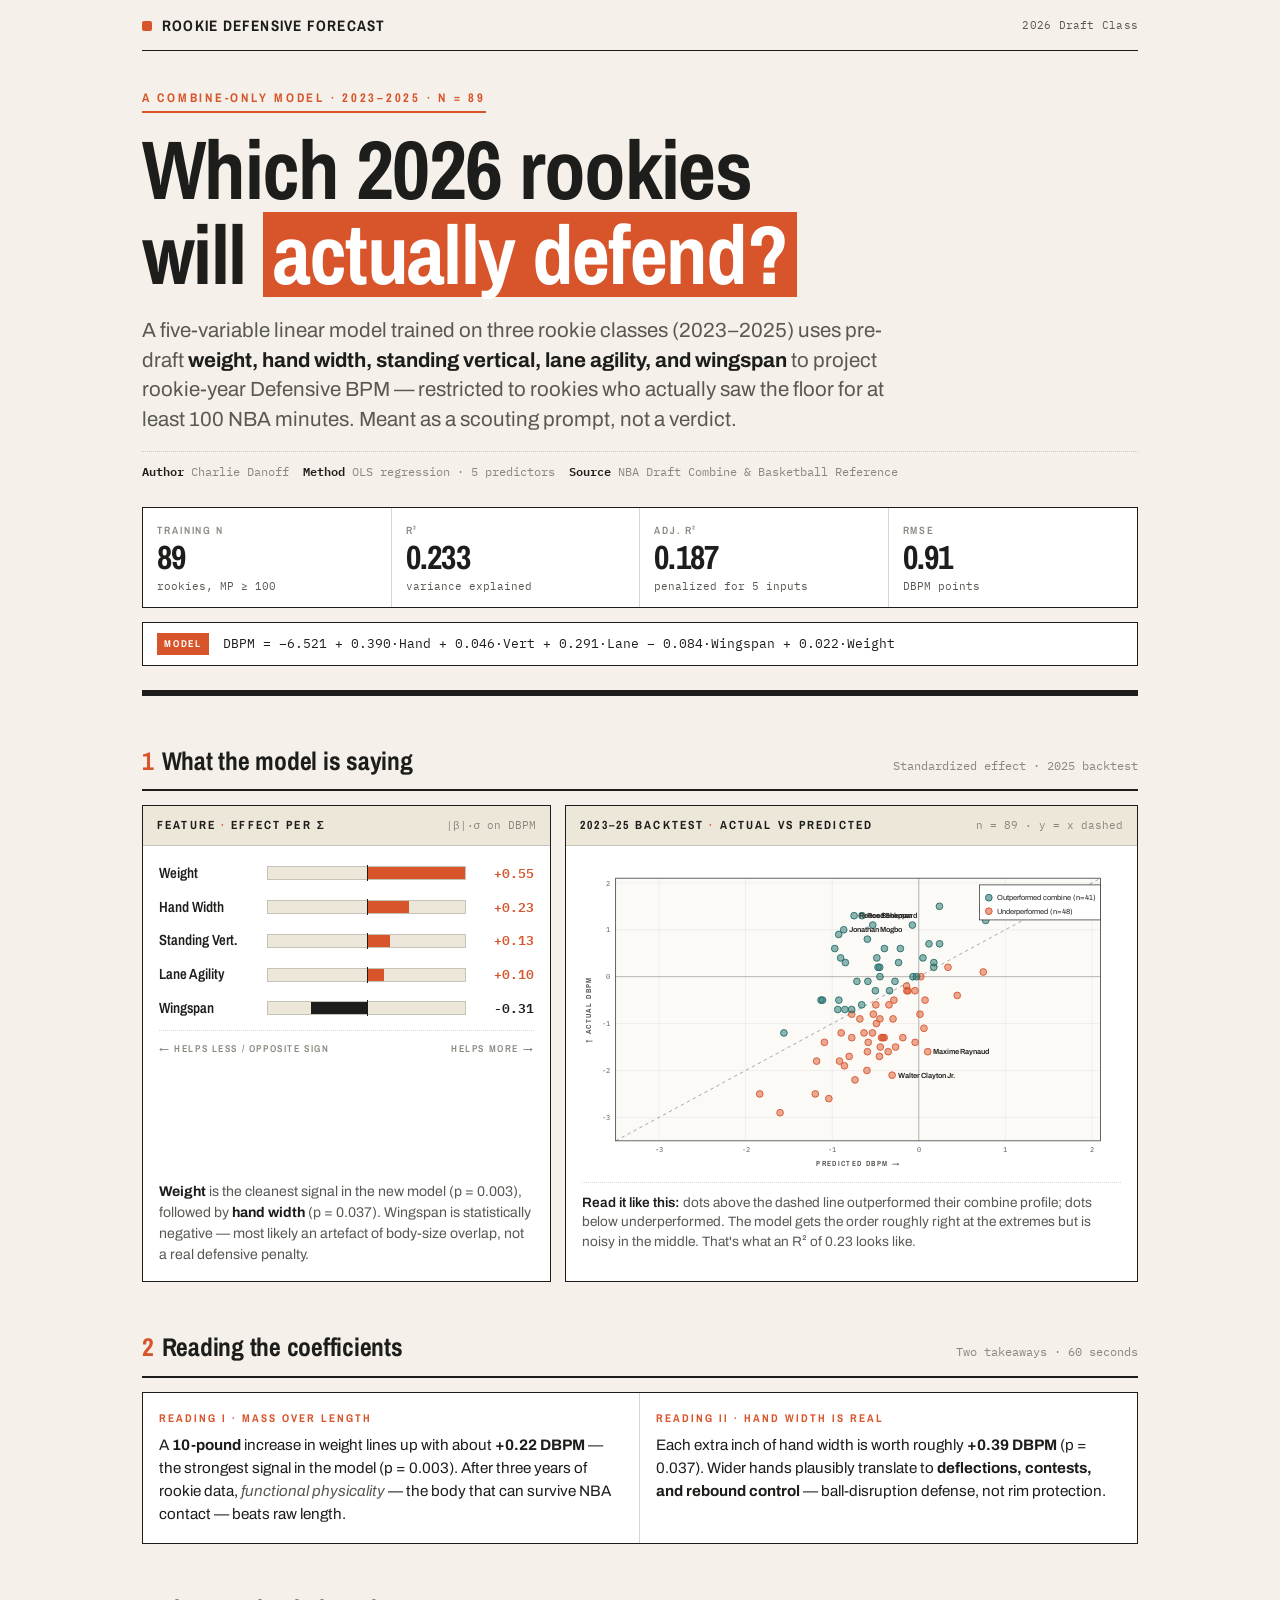
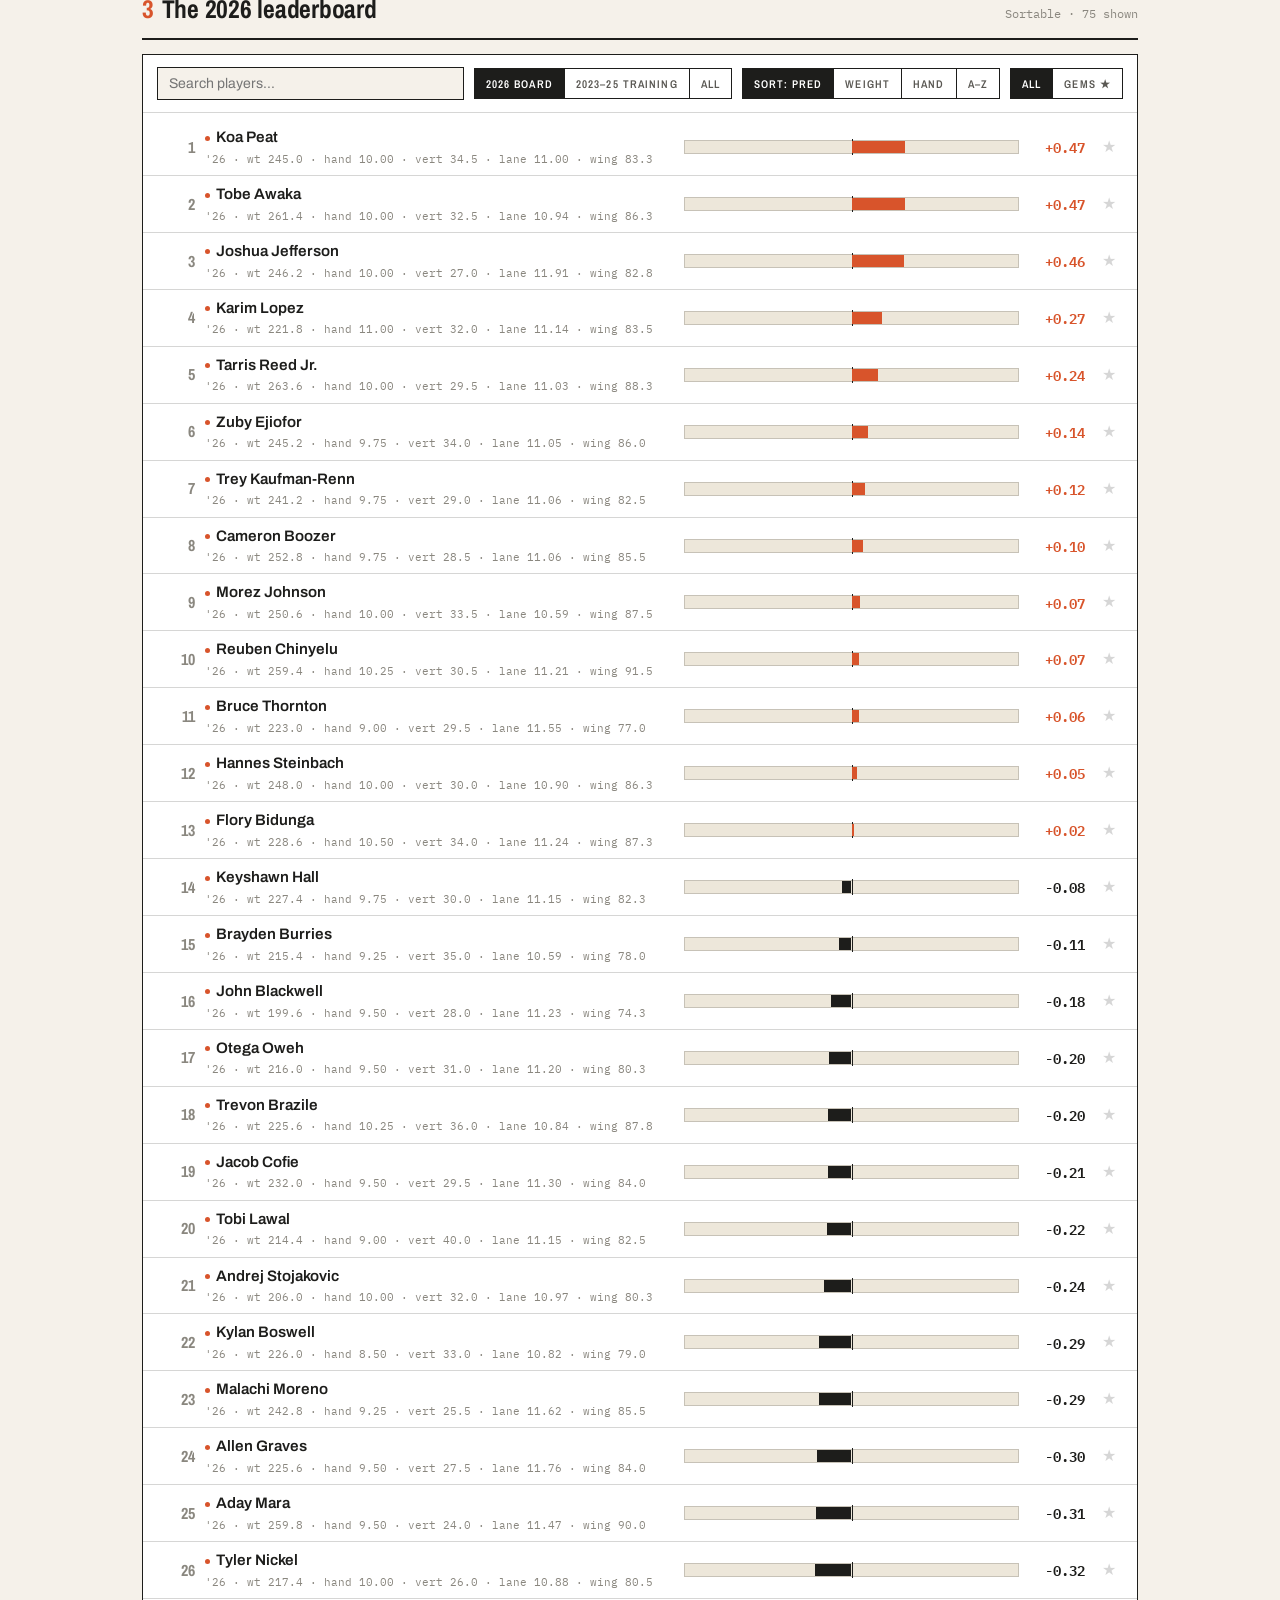
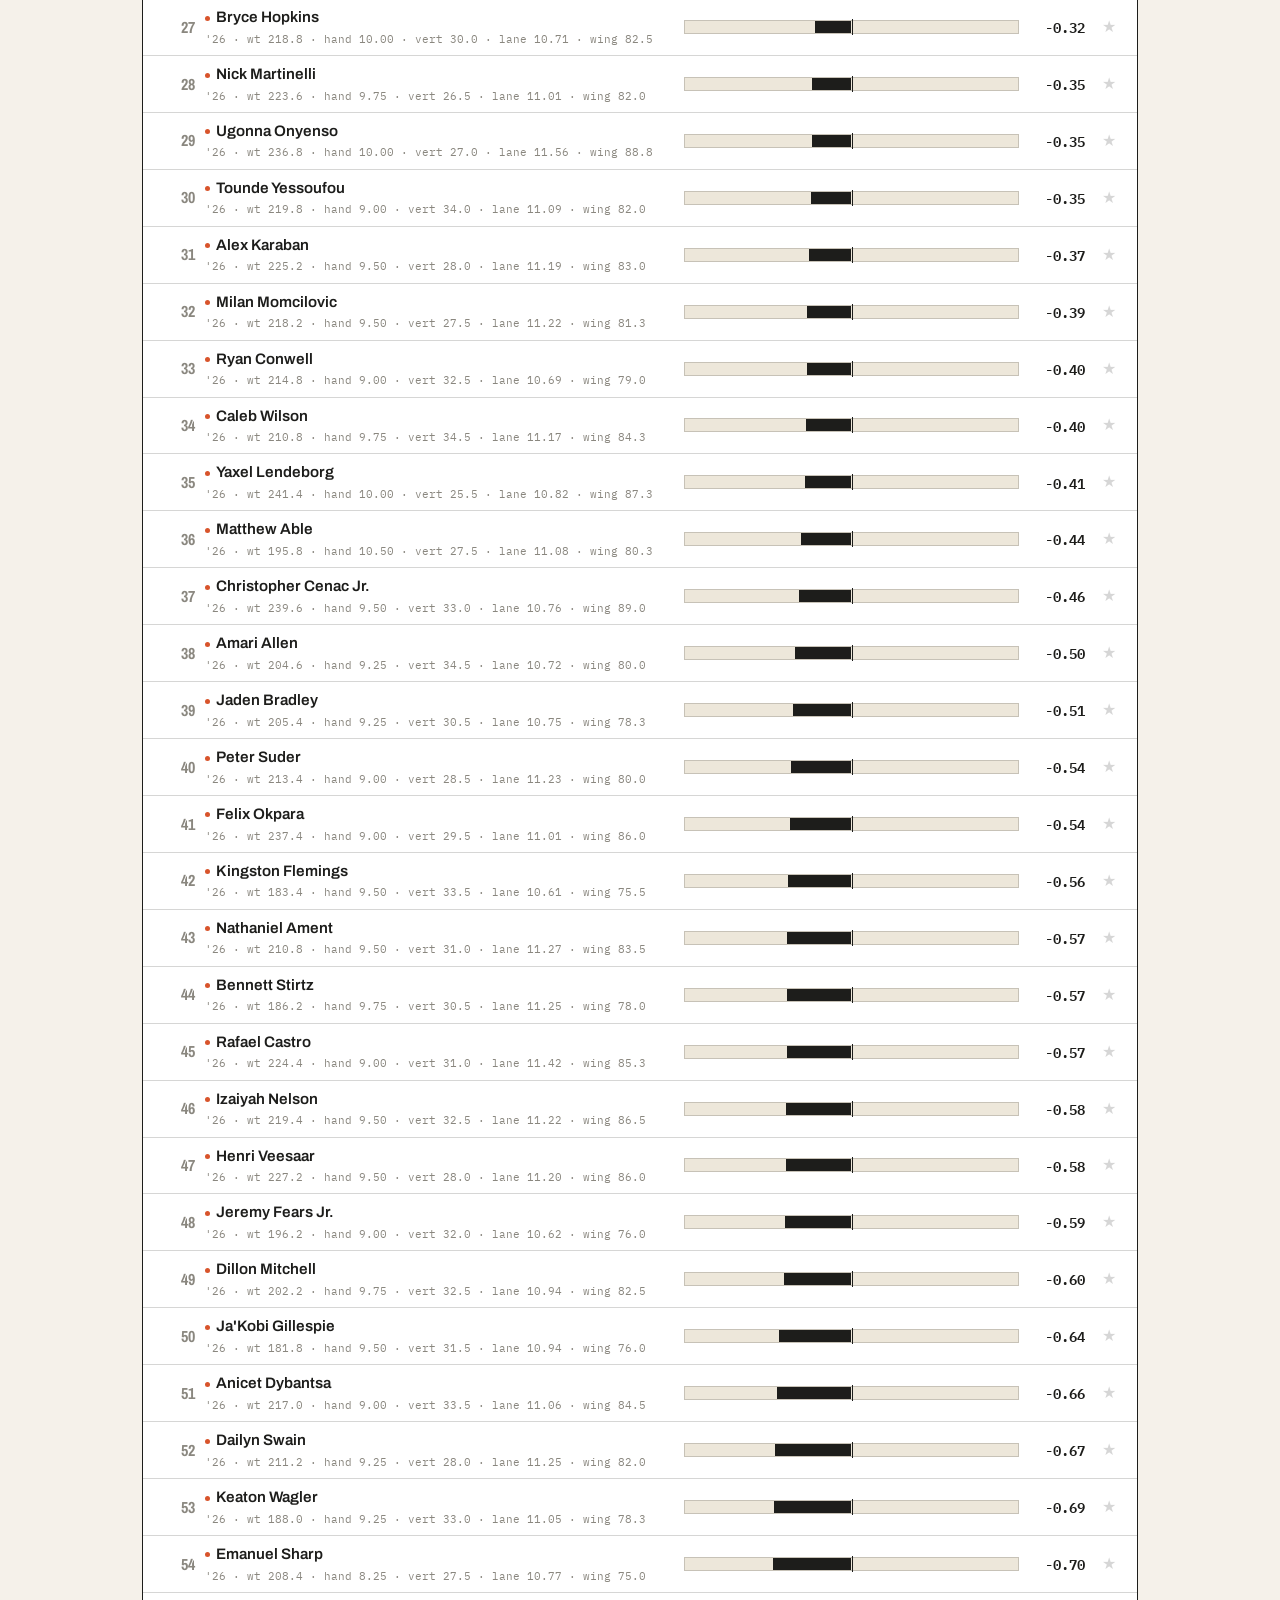
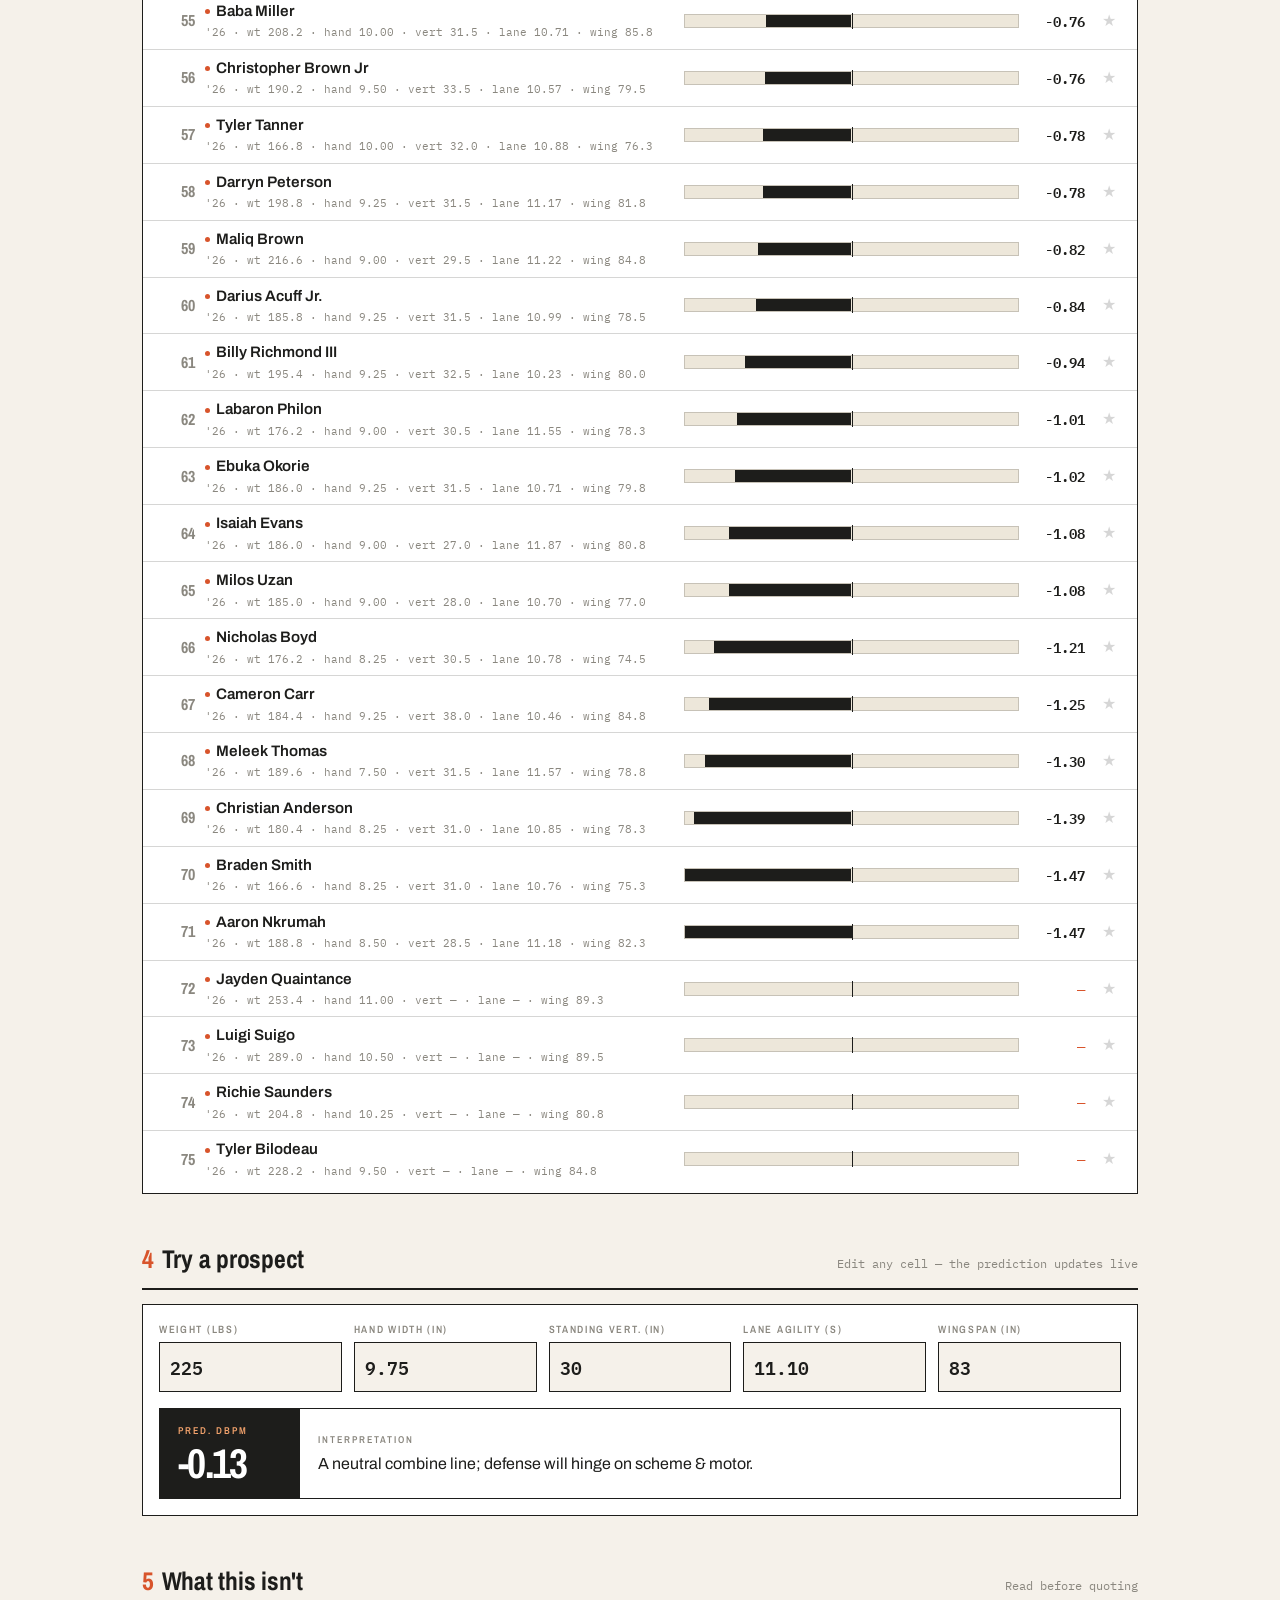
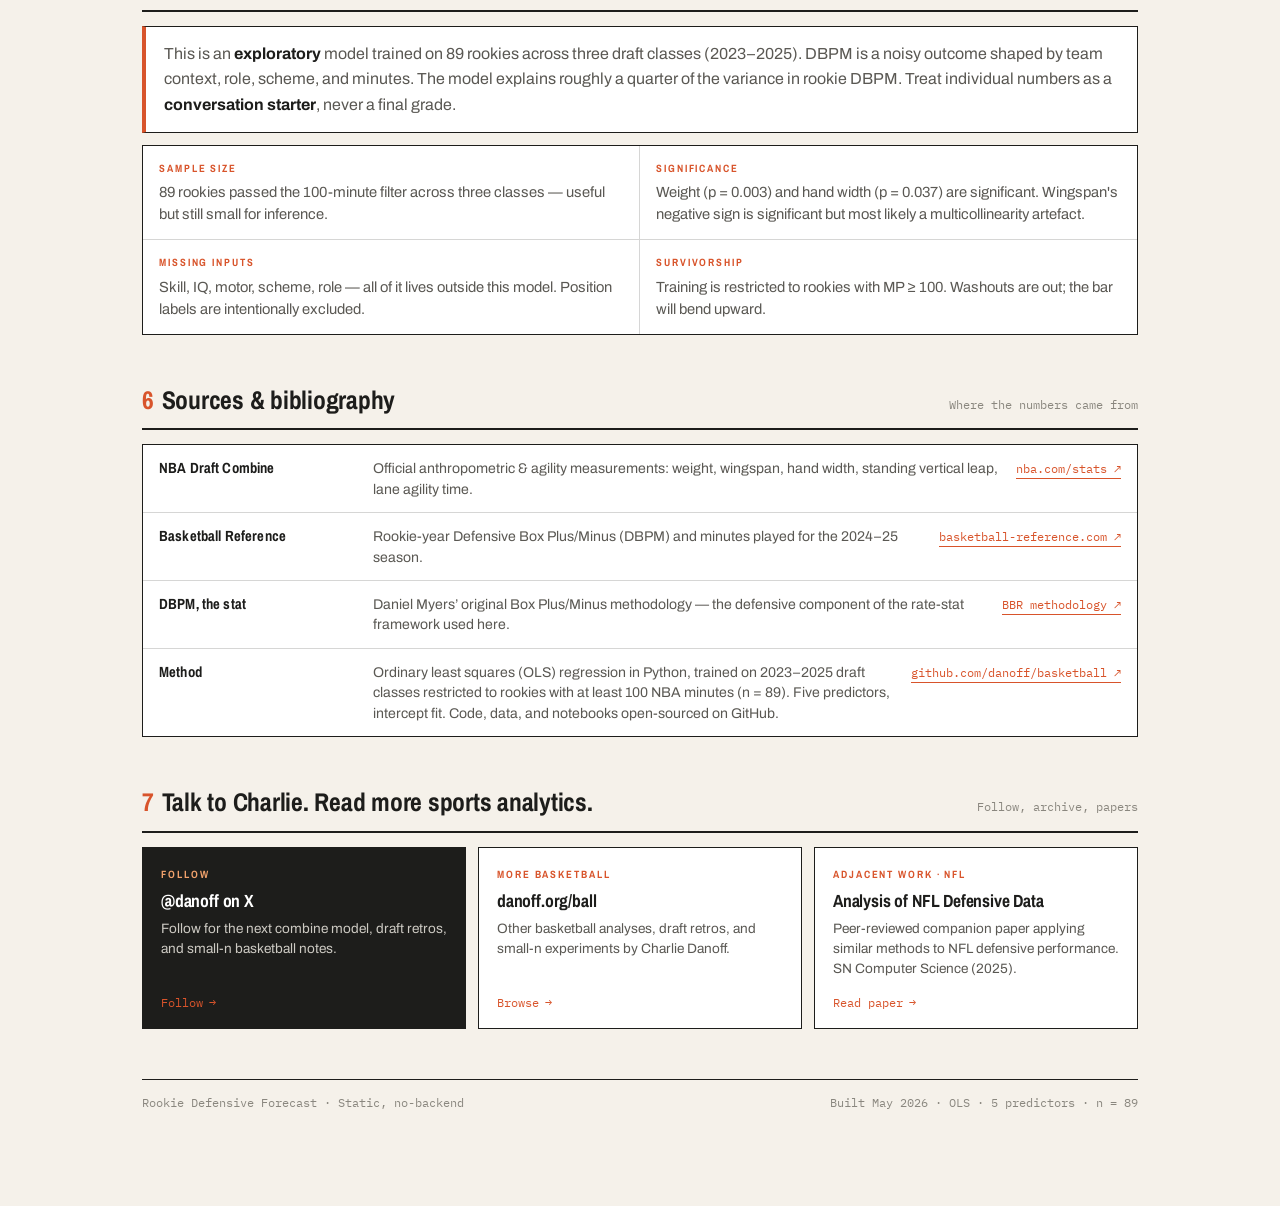
<file: index.html>
<!doctype html>
<html lang="en">
<head>
<meta charset="utf-8" />
<meta name="viewport" content="width=device-width,initial-scale=1,viewport-fit=cover" />
<title>Rookie Defensive Forecast · 2026 NBA Draft Class</title>
<link rel="preconnect" href="https://fonts.googleapis.com">
<link rel="preconnect" href="https://fonts.gstatic.com" crossorigin>
<link href="https://fonts.googleapis.com/css2?family=Archivo+Narrow:wght@500;600;700&family=Archivo:wght@400;500;600;700;800;900&family=IBM+Plex+Mono:wght@400;500;600&display=swap" rel="stylesheet">
<style>
  :root{
    --bg:#f5f1ea;
    --bg-2:#ede7da;
    --rule:#1d1d1b;
    --rule-soft:rgba(29,29,27,.18);
    --ink:#1d1d1b;
    --ink-2:#5a5853;
    --ink-3:#8a877f;
    --orange:#d8542b;
    --orange-2:#f2a26c;
    --teal:#1f6d6a;
    --good:#1f6d6a;
    --bad:#d8542b;
    --gem:#e8b51f;
    --sans:'Archivo', system-ui, sans-serif;
    --display:'Archivo Narrow', 'Archivo', sans-serif;
    --mono:'IBM Plex Mono', ui-monospace, monospace;
  }
  *,*::before,*::after{box-sizing:border-box}
  html,body{margin:0;padding:0}
  body{
    background:var(--bg);
    color:var(--ink);
    font-family:var(--sans);
    font-size:16px;line-height:1.55;
    -webkit-font-smoothing:antialiased;
  }
  .wrap{max-width:1040px;margin:0 auto;padding:0 22px 80px;}

  /* Masthead */
  header.mast{
    border-bottom:1px solid var(--rule);
    padding:14px 0 12px;
    display:flex;align-items:center;justify-content:space-between;gap:12px;
  }
  .mast-brand{
    font-family:var(--display);font-weight:700;
    font-size:.95rem;letter-spacing:.08em;text-transform:uppercase;
    display:flex;align-items:center;gap:10px;
  }
  .mast-brand .dot{
    width:10px;height:10px;background:var(--orange);border-radius:2px;display:inline-block;
  }
  .mast-meta{
    font-family:var(--mono);font-size:.7rem;color:var(--ink-2);
    letter-spacing:.02em;
  }

  /* Hero */
  .hero{
    padding:34px 0 24px;border-bottom:6px solid var(--ink);
  }
  .kicker{
    font-family:var(--display);font-weight:700;
    font-size:.78rem;letter-spacing:.22em;text-transform:uppercase;
    color:var(--orange);margin-bottom:14px;
    display:inline-block;
    border-bottom:2px solid var(--orange);padding-bottom:4px;
  }
  h1.title{
    font-family:var(--display);font-weight:700;
    font-size:clamp(2.5rem, 8vw, 5.2rem);
    line-height:1.02;letter-spacing:-.02em;
    margin:0 0 16px;text-wrap:balance;
    text-transform:none;
    padding-bottom:.04em;
  }
  h1.title .hl{
    background:var(--orange);color:#fff;
    padding:0 .12em;display:inline-block;
    box-decoration-break:clone;
  }
  .dek{
    font-family:var(--sans);font-weight:400;
    font-size:clamp(1.05rem, 2.4vw, 1.28rem);
    color:var(--ink-2);
    max-width:64ch;
    margin:0 0 16px;line-height:1.45;
  }
  .byline{
    font-family:var(--mono);font-size:.74rem;
    color:var(--ink-3);
    border-top:1px dotted var(--rule-soft);
    padding-top:10px;margin-top:10px;
    display:flex;gap:14px;flex-wrap:wrap;
  }
  .byline strong{color:var(--ink);font-weight:600;letter-spacing:0}

  /* Big number strip */
  .stat-strip{
    display:grid;grid-template-columns:repeat(4,1fr);gap:0;
    margin-top:26px;
    border:1px solid var(--rule);
    background:#fff;
  }
  .stat-strip > div{
    padding:14px 14px 12px;
    border-right:1px solid var(--rule-soft);
  }
  .stat-strip > div:last-child{border-right:0}
  .stat-strip .label{
    font-family:var(--display);font-weight:600;
    font-size:.66rem;letter-spacing:.18em;text-transform:uppercase;
    color:var(--ink-3);
  }
  .stat-strip .val{
    font-family:var(--display);font-weight:700;
    font-size:2.1rem;letter-spacing:-.02em;line-height:1;
    margin-top:2px;
  }
  .stat-strip .sub{
    font-family:var(--mono);font-size:.7rem;color:var(--ink-2);
    margin-top:4px;
  }

  /* Formula */
  .formula-strip{
    margin-top:14px;border:1px solid var(--rule);background:#fff;
    padding:10px 14px;
    font-family:var(--mono);font-size:.82rem;
    overflow-x:auto;white-space:nowrap;
    display:flex;align-items:center;gap:14px;
  }
  .formula-strip .tag{
    font-family:var(--display);font-weight:700;
    font-size:.62rem;letter-spacing:.18em;text-transform:uppercase;
    background:var(--orange);color:#fff;padding:3px 7px;flex:0 0 auto;
  }

  /* Section heads */
  .section-head{
    margin:46px 0 14px;display:flex;justify-content:space-between;align-items:baseline;gap:12px;flex-wrap:wrap;
    border-bottom:2px solid var(--rule);padding-bottom:8px;
  }
  .section-head h2{
    font-family:var(--display);font-weight:700;
    font-size:1.6rem;letter-spacing:-.01em;margin:0;
    text-transform:none;
  }
  .section-head h2 .num{
    color:var(--orange);font-weight:700;margin-right:8px;
    font-feature-settings:"tnum";
  }
  .section-head .meta{
    font-family:var(--mono);font-size:.72rem;color:var(--ink-3);
  }

  /* Diagnostics row (chart + scatter) */
  .diag-row{
    display:grid;grid-template-columns:minmax(0,5fr) minmax(0,7fr);gap:14px;
    align-items:stretch;
  }
  .pane{
    border:1px solid var(--rule);background:#fff;
    display:flex;flex-direction:column;
  }
  .pane-head{
    display:flex;align-items:center;justify-content:space-between;gap:8px;
    padding:10px 14px;border-bottom:1px solid var(--rule-soft);
    background:var(--bg-2);
  }
  .pane-head .t{
    font-family:var(--display);font-weight:700;
    font-size:.74rem;letter-spacing:.18em;text-transform:uppercase;
    color:var(--ink);
  }
  .pane-head .t b{color:var(--orange)}
  .pane-head .m{font-family:var(--mono);font-size:.68rem;color:var(--ink-3)}
  .pane-body{padding:16px;flex:1;display:flex;flex-direction:column}
  .coef-list{display:grid;gap:11px}
  .coef-row{
    display:grid;grid-template-columns:96px 1fr 56px;gap:12px;align-items:center;
    font-family:var(--sans);font-size:.85rem;
  }
  .coef-row .nm{font-family:var(--display);font-weight:600;font-size:.92rem;color:var(--ink)}
  .coef-row .bar{
    height:14px;position:relative;background:var(--bg-2);
    border:1px solid var(--rule-soft);
  }
  .coef-row .bar .ax{position:absolute;left:50%;top:-2px;bottom:-2px;width:1px;background:var(--ink)}
  .coef-row .bar .fill{position:absolute;top:0;bottom:0;background:var(--orange)}
  .coef-row .bar .fill.neg{background:var(--ink)}
  .coef-row .v{
    text-align:right;font-family:var(--mono);font-weight:600;font-size:.84rem;
    font-variant-numeric:tabular-nums;
  }
  .coef-row .v.pos{color:var(--orange)}
  .coef-row .v.neg{color:var(--ink)}
  .coef-foot{
    display:flex;justify-content:space-between;
    font-family:var(--display);font-weight:600;
    font-size:.62rem;letter-spacing:.16em;text-transform:uppercase;
    color:var(--ink-3);margin-top:10px;padding-top:10px;
    border-top:1px dotted var(--rule-soft);
  }
  .coef-note{
    margin-top:auto;padding-top:14px;
    font-family:var(--sans);font-size:.88rem;color:var(--ink-2);
    line-height:1.5;
  }
  .coef-note strong{color:var(--ink);font-weight:700}

  /* Insights */
  .insight-grid{display:grid;grid-template-columns:repeat(3,1fr);gap:0;border:1px solid var(--rule);background:#fff}
  .insight-cell{padding:16px 16px 18px;border-right:1px solid var(--rule-soft)}
  .insight-cell:last-child{border-right:0}
  .insight-num{
    font-family:var(--display);font-weight:700;
    font-size:.7rem;letter-spacing:.18em;color:var(--orange);text-transform:uppercase;
    margin-bottom:8px;
  }
  .insight-text{
    font-family:var(--sans);font-size:.95rem;line-height:1.5;color:var(--ink);
    text-wrap:pretty;
  }
  .insight-text strong{font-weight:700}
  .insight-text em{color:var(--ink-2);font-style:italic}

  /* Bar leaderboard */
  .ldr{
    border:1px solid var(--rule);background:#fff;
  }
  .ldr-tools{
    display:flex;gap:10px;align-items:center;flex-wrap:wrap;
    padding:12px 14px;border-bottom:1px solid var(--rule-soft);
  }
  .ldr-tools input[type=search]{
    flex:1;min-width:140px;
    font-family:var(--sans);font-size:.88rem;
    padding:8px 11px;border:1px solid var(--rule);background:var(--bg);
    color:var(--ink);outline:none;border-radius:0;
  }
  .ldr-tools input[type=search]:focus{box-shadow:inset 0 0 0 1px var(--orange);border-color:var(--orange)}
  .seg{display:inline-flex;border:1px solid var(--rule)}
  .seg button{
    font-family:var(--display);font-weight:600;
    background:transparent;border:0;color:var(--ink-2);
    padding:7px 11px;font-size:.7rem;letter-spacing:.1em;
    text-transform:uppercase;cursor:pointer;
    border-right:1px solid var(--rule);
  }
  .seg button:last-child{border-right:0}
  .seg button.on{background:var(--ink);color:#fff}
  .seg button.on.gem{background:var(--gem);color:var(--ink)}
  .ldr-body{padding:6px 0 6px}
  .ldr-row{
    display:grid;grid-template-columns:38px 1.4fr 1fr 56px 28px;
    gap:10px;align-items:center;
    padding:7px 14px;border-bottom:1px solid var(--rule-soft);
    font-family:var(--sans);font-size:.88rem;
    transition:background .12s;
  }
  .ldr-row:last-child{border-bottom:0}
  .ldr-row:hover{background:var(--bg-2)}
  .ldr-rank{
    font-family:var(--display);font-weight:700;font-size:1rem;
    color:var(--ink-3);text-align:right;
    font-feature-settings:"tnum";
  }
  .ldr-name{font-weight:600;font-size:.95rem;color:var(--ink)}
  .ldr-name .cls-mark{
    display:inline-block;width:5px;height:5px;border-radius:50%;
    background:var(--orange);margin-right:6px;vertical-align:middle;
  }
  .ldr-name .cls-mark.training{background:var(--ink-3)}
  .ldr-meta{font-family:var(--mono);font-size:.7rem;color:var(--ink-3);margin-top:1px}
  .ldr-bar{
    height:14px;position:relative;background:var(--bg-2);
    border:1px solid var(--rule-soft);
  }
  .ldr-bar .axis{
    position:absolute;left:50%;top:-2px;bottom:-2px;width:1px;background:var(--ink);
  }
  .ldr-bar .fill{
    position:absolute;top:0;bottom:0;
    background:var(--orange);
  }
  .ldr-bar .fill.neg{background:var(--ink)}
  .ldr-pred{
    font-family:var(--mono);font-weight:600;font-size:.88rem;
    text-align:right;font-variant-numeric:tabular-nums;
  }
  .ldr-pred.pos{color:var(--orange)}
  .ldr-pred.neg{color:var(--ink)}
  .gem-btn{
    background:none;border:0;cursor:pointer;font-size:1rem;line-height:1;padding:2px;
    color:rgba(29,29,27,.18);text-align:center;
  }
  .gem-btn.on{color:var(--gem)}

  /* Calculator */
  .calc{
    border:1px solid var(--rule);background:#fff;padding:16px 16px 16px;
  }
  .calc-grid{display:grid;grid-template-columns:repeat(4,1fr);gap:12px}
  .calc-grid label{
    font-family:var(--display);font-weight:600;
    font-size:.66rem;letter-spacing:.16em;text-transform:uppercase;
    color:var(--ink-3);display:flex;flex-direction:column;gap:5px;
  }
  .calc-grid input[type=number]{
    font-family:var(--mono);font-size:1.1rem;font-weight:600;
    background:var(--bg);color:var(--ink);
    border:1px solid var(--rule);padding:9px 10px;border-radius:0;width:100%;
    -moz-appearance:textfield;
  }
  .calc-grid input[type=number]::-webkit-outer-spin-button,
  .calc-grid input[type=number]::-webkit-inner-spin-button{-webkit-appearance:none;margin:0}
  .calc-grid input:focus{outline:none;border-color:var(--orange);box-shadow:inset 0 0 0 1px var(--orange)}
  .calc-out{
    margin-top:16px;display:flex;align-items:stretch;gap:0;
    border:1px solid var(--rule);
  }
  .calc-out .big{
    flex:0 0 auto;min-width:140px;
    background:var(--ink);color:#fff;
    padding:14px 18px;display:flex;flex-direction:column;justify-content:center;
  }
  .calc-out .big .lab{
    font-family:var(--display);font-weight:600;
    font-size:.62rem;letter-spacing:.2em;text-transform:uppercase;
    color:var(--orange-2);
  }
  .calc-out .big .num{
    font-family:var(--display);font-weight:700;
    font-size:2.6rem;letter-spacing:-.04em;line-height:1;margin-top:4px;
  }
  .calc-out .desc{
    flex:1;padding:14px 18px;display:flex;flex-direction:column;justify-content:center;
    background:#fff;
  }
  .calc-out .desc .lab{
    font-family:var(--display);font-weight:600;
    font-size:.62rem;letter-spacing:.2em;text-transform:uppercase;
    color:var(--ink-3);
  }
  .calc-out .desc .txt{
    font-family:var(--sans);font-size:1rem;line-height:1.45;
    color:var(--ink);margin-top:4px;
  }

  /* Scatter (inside pane) */
  .pane svg.scat{display:block;width:100%;height:auto;flex:1}
  .chart-cap{
    font-family:var(--sans);font-size:.85rem;color:var(--ink-2);
    margin-top:10px;line-height:1.45;padding-top:10px;
    border-top:1px dotted var(--rule-soft);
  }
  .chart-cap strong{color:var(--ink);font-weight:600}

  /* Caveats */
  .caveat-grid{display:grid;grid-template-columns:repeat(2,1fr);gap:0;border:1px solid var(--rule);background:#fff}
  .caveat-cell{
    padding:14px 16px;border-right:1px solid var(--rule-soft);
    border-bottom:1px solid var(--rule-soft);
  }
  .caveat-cell:nth-child(2n){border-right:0}
  .caveat-cell:nth-last-child(-n+2){border-bottom:0}
  .caveat-cell .lbl{
    font-family:var(--display);font-weight:700;
    font-size:.66rem;letter-spacing:.18em;text-transform:uppercase;
    color:var(--orange);
  }
  .caveat-cell .body{
    font-family:var(--sans);font-size:.92rem;line-height:1.5;
    color:var(--ink-2);margin-top:5px;
  }

  /* Sources */
  .src-list{
    border:1px solid var(--rule);background:#fff;
  }
  .src-row{
    display:grid;grid-template-columns:200px 1fr auto;gap:14px;align-items:baseline;
    padding:12px 16px;border-bottom:1px solid var(--rule-soft);
    font-family:var(--sans);
  }
  .src-row:last-child{border-bottom:0}
  .src-name{
    font-family:var(--display);font-weight:700;font-size:.92rem;
    color:var(--ink);letter-spacing:.01em;
  }
  .src-desc{font-size:.88rem;color:var(--ink-2);line-height:1.45}
  .src-link{
    font-family:var(--mono);font-size:.72rem;
    color:var(--orange);text-decoration:none;border-bottom:1px solid var(--orange);
    white-space:nowrap;
  }
  .src-link:hover{background:var(--orange);color:#fff;border-bottom-color:transparent;padding:0 4px}

  /* More analysis cards */
  .more-grid{
    display:grid;grid-template-columns:repeat(3,1fr);gap:12px;
  }
  .more-card{
    border:1px solid var(--rule);background:#fff;
    padding:18px 18px 16px;display:flex;flex-direction:column;gap:8px;
    text-decoration:none;color:inherit;
    transition:background .15s,transform .15s;
    position:relative;
  }
  .more-card:hover{background:var(--bg-2)}
  .more-card .kic{
    font-family:var(--display);font-weight:700;
    font-size:.66rem;letter-spacing:.18em;text-transform:uppercase;
    color:var(--orange);
  }
  .more-card .ttl{
    font-family:var(--display);font-weight:700;
    font-size:1.1rem;letter-spacing:-.01em;color:var(--ink);
    line-height:1.2;text-wrap:balance;
  }
  .more-card .desc{
    font-family:var(--sans);font-size:.85rem;color:var(--ink-2);line-height:1.45;
    flex:1;
  }
  .more-card .go{
    font-family:var(--mono);font-size:.72rem;
    color:var(--orange);margin-top:8px;
    display:flex;align-items:center;gap:6px;
  }
  .more-card .go::after{content:"→";transition:transform .15s}
  .more-card:hover .go::after{transform:translateX(4px)}
  .more-card.featured{background:var(--ink);color:#fff;border-color:var(--ink)}
  .more-card.featured .ttl{color:#fff}
  .more-card.featured .desc{color:#cdcac3}
  .more-card.featured .kic{color:var(--orange-2)}
  .more-card.featured:hover{background:#000}

  /* Footer */
  footer{
    margin-top:50px;border-top:1px solid var(--rule);
    padding:14px 0;
    display:flex;justify-content:space-between;flex-wrap:wrap;gap:10px;
    font-family:var(--mono);font-size:.72rem;color:var(--ink-3);
  }

  /* Mobile */
  @media (max-width:680px){
    .wrap{padding:0 16px 50px}
    .more-grid{grid-template-columns:1fr}
    .src-row{grid-template-columns:1fr;gap:4px}
    .src-link{justify-self:start}
    .diag-row{grid-template-columns:1fr}
    .stat-strip{grid-template-columns:repeat(2,1fr)}
    .stat-strip > div{border-bottom:1px solid var(--rule-soft)}
    .stat-strip > div:nth-child(2n){border-right:0}
    .stat-strip > div:nth-child(n+3){border-bottom:0}
    .insight-grid{grid-template-columns:1fr}
    .insight-cell{border-right:0;border-bottom:1px solid var(--rule-soft)}
    .insight-cell:last-child{border-bottom:0}
    .calc-grid{grid-template-columns:repeat(2,1fr)}
    .ldr-row{grid-template-columns:28px 1.4fr 1fr 50px 24px;gap:8px;padding:7px 12px}
    .ldr-name{font-size:.87rem}
    .calc-out{flex-direction:column}
    .calc-out .big{flex:0 0 auto}
    .caveat-grid{grid-template-columns:1fr}
    .caveat-cell{border-right:0}
    .caveat-cell:nth-last-child(2){border-bottom:1px solid var(--rule-soft)}
  }
</style>
</head>
<body>
<div class="wrap">

  <header class="mast">
    <div class="mast-brand"><span class="dot"></span>Rookie Defensive Forecast</div>
    <div class="mast-meta">2026 Draft Class</div>
  </header>

  <section class="hero">
    <div class="kicker">A Combine-Only Model · 2023–2025 · n = 89</div>
    <h1 class="title">Which 2026 rookies will <span class="hl">actually defend?</span></h1>
    <p class="dek">A five-variable linear model trained on three rookie classes (2023–2025) uses pre-draft <strong style="color:var(--ink)">weight, hand width, standing vertical, lane agility, and wingspan</strong> to project rookie-year Defensive BPM &mdash; restricted to rookies who actually saw the floor for at least 100 NBA minutes. Meant as a scouting prompt, not a verdict.</p>
    <div class="byline">
      <span><strong>Author</strong> Charlie Danoff</span>
      <span><strong>Method</strong> OLS regression · 5 predictors</span>
      <span><strong>Source</strong> NBA Draft Combine &amp; Basketball Reference</span>
    </div>

    <div class="stat-strip">
      <div><div class="label">Training n</div><div class="val">89</div><div class="sub">rookies, MP ≥ 100</div></div>
      <div><div class="label">R²</div><div class="val">0.233</div><div class="sub">variance explained</div></div>
      <div><div class="label">Adj. R²</div><div class="val">0.187</div><div class="sub">penalized for 5 inputs</div></div>
      <div><div class="label">RMSE</div><div class="val">0.91</div><div class="sub">DBPM points</div></div>
    </div>
    <div class="formula-strip">
      <span class="tag">Model</span>
      <span id="formulaText"></span>
    </div>
  </section>

  <!-- I · Diagnostics: coefficients + 2025 backtest -->
  <div class="section-head">
    <h2><span class="num">1</span>What the model is saying</h2>
    <div class="meta">Standardized effect · 2025 backtest</div>
  </div>
  <div class="diag-row">
    <div class="pane">
      <div class="pane-head"><div class="t">Feature <b>·</b> Effect per σ</div><div class="m">|β|·σ on DBPM</div></div>
      <div class="pane-body">
        <div class="coef-list" id="coefList"></div>
        <div class="coef-foot"><span>← helps less / opposite sign</span><span>helps more →</span></div>
        <div class="coef-note"><strong>Weight</strong> is the cleanest signal in the new model (p = 0.003), followed by <strong>hand width</strong> (p = 0.037). Wingspan is statistically negative &mdash; most likely an artefact of body-size overlap, not a real defensive penalty.</div>
      </div>
    </div>
    <div class="pane">
      <div class="pane-head"><div class="t">2023–25 Backtest <b>·</b> Actual vs Predicted</div><div class="m">n = 89 · y = x dashed</div></div>
      <div class="pane-body">
        <svg id="scatter" viewBox="0 0 800 460" preserveAspectRatio="xMidYMid meet"></svg>
        <p class="chart-cap"><strong>Read it like this:</strong> dots above the dashed line outperformed their combine profile; dots below underperformed. The model gets the order roughly right at the extremes but is noisy in the middle. That's what an R² of 0.23 looks like.</p>
      </div>
    </div>
  </div>

  <!-- II · Readings -->
  <div class="section-head">
    <h2><span class="num">2</span>Reading the coefficients</h2>
    <div class="meta">Two takeaways · 60 seconds</div>
  </div>
  <div class="insight-grid" style="grid-template-columns:repeat(2,1fr)">
    <div class="insight-cell">
      <div class="insight-num">Reading I · Mass over length</div>
      <div class="insight-text">A <strong>10-pound</strong> increase in weight lines up with about <strong>+0.22 DBPM</strong> &mdash; the strongest signal in the model (p = 0.003). After three years of rookie data, <em>functional physicality</em> &mdash; the body that can survive NBA contact &mdash; beats raw length.</div>
    </div>
    <div class="insight-cell">
      <div class="insight-num">Reading II · Hand width is real</div>
      <div class="insight-text">Each extra inch of hand width is worth roughly <strong>+0.39 DBPM</strong> (p = 0.037). Wider hands plausibly translate to <strong>deflections, contests, and rebound control</strong> &mdash; ball-disruption defense, not rim protection.</div>
    </div>
  </div>

  <!-- III · Leaderboard -->
  <div class="section-head">
    <h2><span class="num">3</span>The 2026 leaderboard</h2>
    <div class="meta">Sortable · <span id="visCount">0</span> shown</div>
  </div>
  <div class="ldr" id="ldr">
    <div class="ldr-tools">
      <input type="search" id="search" placeholder="Search players…" autocomplete="off"/>
      <div class="seg" id="clsSeg">
        <button data-cls="proj" class="on">2026 Board</button>
        <button data-cls="train">2023–25 Training</button>
        <button data-cls="all">All</button>
      </div>
      <div class="seg" id="sortSeg">
        <button data-sort="pred" class="on">Sort: Pred</button>
        <button data-sort="weight">Weight</button>
        <button data-sort="hand">Hand</button>
        <button data-sort="player">A–Z</button>
      </div>
      <div class="seg" id="gemSeg">
        <button data-gem="off" class="on">All</button>
        <button data-gem="on" class="gem">Gems ★</button>
      </div>
    </div>
    <div class="ldr-body" id="ldrBody"></div>
  </div>

  <!-- IV · Calculator -->
  <div class="section-head">
    <h2><span class="num">4</span>Try a prospect</h2>
    <div class="meta">Edit any cell &mdash; the prediction updates live</div>
  </div>
  <div class="calc">
    <div class="calc-grid" style="grid-template-columns:repeat(5,1fr)">
      <label>Weight (lbs)
        <input id="cWeight" type="number" step="0.1" value="225"/>
      </label>
      <label>Hand Width (in)
        <input id="cHand" type="number" step="0.25" value="9.75"/>
      </label>
      <label>Standing Vert. (in)
        <input id="cVert" type="number" step="0.5" value="30"/>
      </label>
      <label>Lane Agility (s)
        <input id="cLane" type="number" step="0.01" value="11.10"/>
      </label>
      <label>Wingspan (in)
        <input id="cWing" type="number" step="0.25" value="83"/>
      </label>
    </div>
    <div class="calc-out">
      <div class="big">
        <div class="lab">Pred. DBPM</div>
        <div class="num" id="calcPred">—</div>
      </div>
      <div class="desc">
        <div class="lab">Interpretation</div>
        <div class="txt" id="calcComment">A neutral combine line.</div>
      </div>
    </div>
  </div>

  <!-- V · Caveats -->
  <div class="section-head">
    <h2><span class="num">5</span>What this isn't</h2>
    <div class="meta">Read before quoting</div>
  </div>
  <div style="border:1px solid var(--rule);background:#fff;border-left:4px solid var(--orange);padding:14px 18px;font-size:1rem;line-height:1.6;color:var(--ink-2);margin-bottom:12px">
    This is an <strong style="color:var(--ink)">exploratory</strong> model trained on 89 rookies across three draft classes (2023–2025). DBPM is a noisy outcome shaped by team context, role, scheme, and minutes. The model explains roughly a quarter of the variance in rookie DBPM. Treat individual numbers as a <strong style="color:var(--ink)">conversation starter</strong>, never a final grade.
  </div>
  <div class="caveat-grid">
    <div class="caveat-cell"><div class="lbl">Sample size</div><div class="body">89 rookies passed the 100-minute filter across three classes &mdash; useful but still small for inference.</div></div>
    <div class="caveat-cell"><div class="lbl">Significance</div><div class="body">Weight (p = 0.003) and hand width (p = 0.037) are significant. Wingspan's negative sign is significant but most likely a multicollinearity artefact.</div></div>
    <div class="caveat-cell"><div class="lbl">Missing inputs</div><div class="body">Skill, IQ, motor, scheme, role &mdash; all of it lives outside this model. Position labels are intentionally excluded.</div></div>
    <div class="caveat-cell"><div class="lbl">Survivorship</div><div class="body">Training is restricted to rookies with MP ≥ 100. Washouts are out; the bar will bend upward.</div></div>
  </div>

  <!-- 6 · Sources -->
  <div class="section-head">
    <h2><span class="num">6</span>Sources &amp; bibliography</h2>
    <div class="meta">Where the numbers came from</div>
  </div>
  <div class="src-list">
    <div class="src-row">
      <div class="src-name">NBA Draft Combine</div>
      <div class="src-desc">Official anthropometric &amp; agility measurements: weight, wingspan, hand width, standing vertical leap, lane agility time.</div>
      <a class="src-link" href="https://www.nba.com/stats/draft/combine-anthro" target="_blank" rel="noopener">nba.com/stats ↗</a>
    </div>
    <div class="src-row">
      <div class="src-name">Basketball Reference</div>
      <div class="src-desc">Rookie-year Defensive Box Plus/Minus (DBPM) and minutes played for the 2024–25 season.</div>
      <a class="src-link" href="https://www.basketball-reference.com/" target="_blank" rel="noopener">basketball-reference.com ↗</a>
    </div>
    <div class="src-row">
      <div class="src-name">DBPM, the stat</div>
      <div class="src-desc">Daniel Myers&rsquo; original Box Plus/Minus methodology &mdash; the defensive component of the rate-stat framework used here.</div>
      <a class="src-link" href="https://www.basketball-reference.com/about/bpm2.html" target="_blank" rel="noopener">BBR methodology ↗</a>
    </div>
    <div class="src-row">
      <div class="src-name">Method</div>
      <div class="src-desc">Ordinary least squares (OLS) regression in Python, trained on 2023–2025 draft classes restricted to rookies with at least 100 NBA minutes (n = 89). Five predictors, intercept fit. Code, data, and notebooks open-sourced on GitHub.</div>
      <a class="src-link" href="https://github.com/danoff/basketball" target="_blank" rel="noopener">github.com/danoff/basketball ↗</a>
    </div>
  </div>

  <!-- 7 · Contact + more by Charlie Danoff -->
  <div class="section-head">
    <h2><span class="num">7</span>Talk to Charlie. Read more sports analytics.</h2>
    <div class="meta">Follow, archive, papers</div>
  </div>
  <div class="more-grid">
    <a class="more-card featured" href="https://x.com/danoff" target="_blank" rel="noopener">
      <div class="kic">Follow</div>
      <div class="ttl">@danoff on X</div>
      <div class="desc">Follow for the next combine model, draft retros, and small-n basketball notes.</div>
      <div class="go">Follow</div>
    </a>
    <a class="more-card" href="https://danoff.org/ball" target="_blank" rel="noopener">
      <div class="kic">More basketball</div>
      <div class="ttl">danoff.org/ball</div>
      <div class="desc">Other basketball analyses, draft retros, and small-n experiments by Charlie Danoff.</div>
      <div class="go">Browse</div>
    </a>
    <a class="more-card" href="https://doi.org/10.1007/s42979-025-04161-4" target="_blank" rel="noopener">
      <div class="kic">Adjacent work · NFL</div>
      <div class="ttl">Analysis of NFL Defensive Data</div>
      <div class="desc">Peer-reviewed companion paper applying similar methods to NFL defensive performance. SN Computer Science (2025).</div>
      <div class="go">Read paper</div>
    </a>
  </div>

  <footer>
    <div>Rookie Defensive Forecast · Static, no-backend</div>
    <div>Built May 2026 · OLS · 5 predictors · n = 89</div>
  </footer>
</div>

<script src="data.js"></script>
<script>
(() => {
  const M = window.DBPM_MODEL;
  const FEAT = window.DBPM_FEATURES;
  const PLAYERS = window.DBPM_PLAYERS.map(p => ({...p, pred: (p.pred ?? window.DBPM_PREDICT(p))}));
  document.getElementById('formulaText').textContent = M.formula;

  // ---- coefficient ladder (standardized) ----
  const coefList = document.getElementById('coefList');
  const std = FEAT.map(f => ({...f, eff: f.coef * f.std}));
  const mx = Math.max(...std.map(s => Math.abs(s.eff)));
  coefList.innerHTML = std.map(s => {
    const pct = (Math.abs(s.eff)/mx) * 50;
    const left = s.eff < 0 ? `${50 - pct}%` : '50%';
    return `<div class="coef-row">
      <div class="nm">${s.label}</div>
      <div class="bar">
        <div class="fill ${s.eff<0?'neg':''}" style="left:${left};width:${pct}%"></div>
        <div class="ax"></div>
      </div>
      <div class="v ${s.eff>0?'pos':'neg'}">${s.eff>0?'+':''}${s.eff.toFixed(2)}</div>
    </div>`;
  }).join('');

  const ldrBody = document.getElementById('ldrBody');
  const visCount = document.getElementById('visCount');
  let state = { sort:'pred', q:'', cls:'proj', gem:'off' };
  const gems = new Set(JSON.parse(localStorage.getItem('dbpm-brief-gems')||'[]'));
  const saveGems = () => localStorage.setItem('dbpm-brief-gems', JSON.stringify([...gems]));

  function render(){
    const q = state.q.trim().toLowerCase();
    let rows = PLAYERS.filter(p => {
      if (state.cls==='proj' && p.cls!=='2026 Projection') return false;
      if (state.cls==='train' && !p.cls.startsWith('Training')) return false;
      if (state.gem==='on' && !gems.has(p.player)) return false;
      if (q && !p.player.toLowerCase().includes(q)) return false;
      return true;
    });
    rows.sort((a,b) => {
      if (state.sort==='player') return a.player.localeCompare(b.player);
      const k = state.sort;
      const av=a[k], bv=b[k];
      if (av==null && bv==null) return 0;
      if (av==null) return 1; if (bv==null) return -1;
      return bv - av;
    });
    visCount.textContent = rows.length;

    // bar scaling — use absolute max across visible
    const maxAbs = Math.max(0.5, ...rows.map(r => Math.abs(r.pred ?? 0)));
    ldrBody.innerHTML = rows.map((p,i) => {
      const pred = p.pred;
      const predStr = pred == null ? '—' : (pred>0?'+':'') + pred.toFixed(2);
      const cls = (pred ?? 0) >= 0 ? 'pos' : 'neg';
      const pctW = pred == null ? 0 : (Math.abs(pred) / maxAbs) * 50;
      const left = pred >= 0 ? '50%' : `${50 - pctW}%`;
      const isGem = gems.has(p.player);
      const clsMark = p.cls === '2026 Projection' ? 'cls-mark' : 'cls-mark training';
      const yr = p.cls === '2026 Projection' ? "'26" : ("'" + (p.year || p.cls.replace('Training ','')).slice(-2));
      return `<div class="ldr-row">
        <div class="ldr-rank">${i+1}</div>
        <div>
          <div class="ldr-name"><span class="${clsMark}"></span>${p.player}</div>
          <div class="ldr-meta">${yr} · wt ${p.weight?.toFixed(1) ?? '—'} · hand ${p.hand?.toFixed(2) ?? '—'} · vert ${p.vert?.toFixed(1) ?? '—'} · lane ${p.lane?.toFixed(2) ?? '—'} · wing ${p.wingspan?.toFixed(1) ?? '—'}</div>
        </div>
        <div class="ldr-bar">
          <div class="axis"></div>
          ${pred==null ? '' : `<div class="fill ${pred<0?'neg':''}" style="left:${left};width:${pctW}%"></div>`}
        </div>
        <div class="ldr-pred ${cls}">${predStr}</div>
        <button class="gem-btn ${isGem?'on':''}" data-gem="${p.player}" title="Gem">★</button>
      </div>`;
    }).join('') || '<div class="ldr-row" style="grid-template-columns:1fr;color:#8a877f;text-align:center"><div>No players match.</div></div>';
  }

  ldrBody.addEventListener('click', e => {
    const b = e.target.closest('.gem-btn'); if (!b) return;
    const k = b.dataset.gem;
    if (gems.has(k)) gems.delete(k); else gems.add(k);
    saveGems(); render();
  });
  document.getElementById('search').addEventListener('input', e => { state.q = e.target.value; render(); });
  document.getElementById('clsSeg').addEventListener('click', e => {
    const b = e.target.closest('button[data-cls]'); if (!b) return;
    state.cls = b.dataset.cls;
    document.querySelectorAll('#clsSeg button').forEach(x=>x.classList.toggle('on', x===b));
    render();
  });
  document.getElementById('sortSeg').addEventListener('click', e => {
    const b = e.target.closest('button[data-sort]'); if (!b) return;
    state.sort = b.dataset.sort;
    document.querySelectorAll('#sortSeg button').forEach(x=>x.classList.toggle('on', x===b));
    render();
  });
  document.getElementById('gemSeg').addEventListener('click', e => {
    const b = e.target.closest('button[data-gem]'); if (!b) return;
    state.gem = b.dataset.gem;
    document.querySelectorAll('#gemSeg button').forEach(x=>x.classList.toggle('on', x===b));
    render();
  });
  render();

  // calc — 5 inputs
  const cWeight=document.getElementById('cWeight'),
        cHand  =document.getElementById('cHand'),
        cVert  =document.getElementById('cVert'),
        cLane  =document.getElementById('cLane'),
        cWing  =document.getElementById('cWing'),
        calcPred=document.getElementById('calcPred'),
        calcComment=document.getElementById('calcComment');
  const COMMENTS = [
    [1.0,  "Elite combine signal — a defensive cornerstone profile."],
    [0.5,  "Above-average defender on physical tools alone."],
    [0.0,  "League-average expected impact, slightly positive."],
    [-0.5, "A neutral combine line; defense will hinge on scheme &amp; motor."],
    [-1.5, "Below-average projection — needs the eye test to override."],
    [-99,  "Combine flags real defensive risk; bet on skill, not body."]
  ];
  function commentFor(v){ for (const [m,t] of COMMENTS) if (v>=m) return t; return ''; }
  function calc(){
    const v = window.DBPM_PREDICT({
      weight: +cWeight.value, hand: +cHand.value, vert: +cVert.value,
      lane: +cLane.value, wingspan: +cWing.value
    });
    if (v == null || !Number.isFinite(v)){ calcPred.textContent='—'; calcComment.textContent='—'; return; }
    calcPred.textContent = (v>0?'+':'') + v.toFixed(2);
    calcPred.style.color = v >= 0 ? 'var(--orange-2)' : '#fff';
    calcComment.innerHTML = commentFor(v);
  }
  [cWeight,cHand,cVert,cLane,cWing].forEach(el => el.addEventListener('input', calc));
  calc();

  // 2023–25 backtest: Actual vs Predicted scatter
  const svg = document.getElementById('scatter');
  const W=800, H=460, PAD={t:24,r:30,b:46,l:50};
  const pts = PLAYERS.filter(p => p.actual != null && p.pred != null);
  const lo = Math.min(...pts.flatMap(p => [p.pred, p.actual])) - 0.6;
  const hi = Math.max(...pts.flatMap(p => [p.pred, p.actual])) + 0.6;
  const sx = v => PAD.l + (v - lo)/(hi-lo) * (W - PAD.l - PAD.r);
  const sy = v => H - PAD.b - (v - lo)/(hi-lo) * (H - PAD.t - PAD.b);

  let h = '';
  h += `<rect x="${PAD.l}" y="${PAD.t}" width="${W-PAD.l-PAD.r}" height="${H-PAD.t-PAD.b}" fill="#fcfaf6" stroke="#1d1d1b"/>`;
  // gridlines + ticks
  for (let v=Math.ceil(lo); v<=Math.floor(hi); v++){
    h += `<line x1="${sx(v)}" y1="${PAD.t}" x2="${sx(v)}" y2="${H-PAD.b}" stroke="#1d1d1b" stroke-opacity=".07"/>`;
    h += `<line x1="${PAD.l}" y1="${sy(v)}" x2="${W-PAD.r}" y2="${sy(v)}" stroke="#1d1d1b" stroke-opacity=".07"/>`;
    h += `<text x="${sx(v)}" y="${H-PAD.b+16}" font-family="IBM Plex Mono" font-size="11" fill="#5a5853" text-anchor="middle">${v}</text>`;
    h += `<text x="${PAD.l-8}" y="${sy(v)+4}" font-family="IBM Plex Mono" font-size="11" fill="#5a5853" text-anchor="end">${v}</text>`;
  }
  // bold zero lines
  if (lo < 0 && hi > 0) {
    h += `<line x1="${sx(0)}" y1="${PAD.t}" x2="${sx(0)}" y2="${H-PAD.b}" stroke="#1d1d1b" stroke-opacity=".35" stroke-width="1.2"/>`;
    h += `<line x1="${PAD.l}" y1="${sy(0)}" x2="${W-PAD.r}" y2="${sy(0)}" stroke="#1d1d1b" stroke-opacity=".35" stroke-width="1.2"/>`;
  }
  // y = x reference
  h += `<line x1="${sx(lo)}" y1="${sy(lo)}" x2="${sx(hi)}" y2="${sy(hi)}" stroke="#1d1d1b" stroke-dasharray="5 5" stroke-opacity=".55"/>`;
  // points: over (teal) / under (orange) the line
  pts.forEach(p => {
    const above = p.actual > p.pred;
    const c = above ? '#1f6d6a' : '#d8542b';
    h += `<circle cx="${sx(p.pred)}" cy="${sy(p.actual)}" r="5" fill="${c}" fill-opacity=".5" stroke="${c}" stroke-width="1.3"><title>${p.player} · actual ${p.actual.toFixed(2)} · pred ${p.pred.toFixed(2)}</title></circle>`;
  });
  // residual call-outs: top 3 over, top 2 under
  const up = [...pts].sort((a,b)=>(b.actual-b.pred)-(a.actual-a.pred)).slice(0,3);
  const dn = [...pts].sort((a,b)=>(a.actual-a.pred)-(b.actual-b.pred)).slice(0,2);
  [...up, ...dn].forEach(p => {
    h += `<text x="${sx(p.pred)+8}" y="${sy(p.actual)+4}" font-family="Archivo" font-size="11" font-weight="600" fill="#1d1d1b">${p.player}</text>`;
  });
  // axis titles
  h += `<text x="${(PAD.l+W-PAD.r)/2}" y="${H-8}" font-family="Archivo Narrow" font-size="11" font-weight="700" letter-spacing="2" fill="#5a5853" text-anchor="middle">PREDICTED DBPM \u2192</text>`;
  h += `<text transform="translate(14 ${(PAD.t+H-PAD.b)/2}) rotate(-90)" font-family="Archivo Narrow" font-size="11" font-weight="700" letter-spacing="2" fill="#5a5853" text-anchor="middle">\u2191 ACTUAL DBPM</text>`;
  // legend
  const nUp = pts.filter(p => p.actual > p.pred).length;
  const nDn = pts.length - nUp;
  h += `<g transform="translate(${W-PAD.r-180} ${PAD.t+10})">
    <rect x="0" y="0" width="180" height="52" fill="#fff" stroke="#1d1d1b"/>
    <circle cx="14" cy="19" r="5" fill="#1f6d6a" fill-opacity=".55" stroke="#1f6d6a" stroke-width="1.4"/>
    <text x="26" y="23" font-family="Archivo" font-size="11" fill="#1d1d1b">Outperformed combine (n=${nUp})</text>
    <circle cx="14" cy="39" r="5" fill="#d8542b" fill-opacity=".55" stroke="#d8542b" stroke-width="1.4"/>
    <text x="26" y="43" font-family="Archivo" font-size="11" fill="#1d1d1b">Underperformed (n=${nDn})</text>
  </g>`;
  svg.innerHTML = h;
})();
</script>
</body>
</html>
</file>
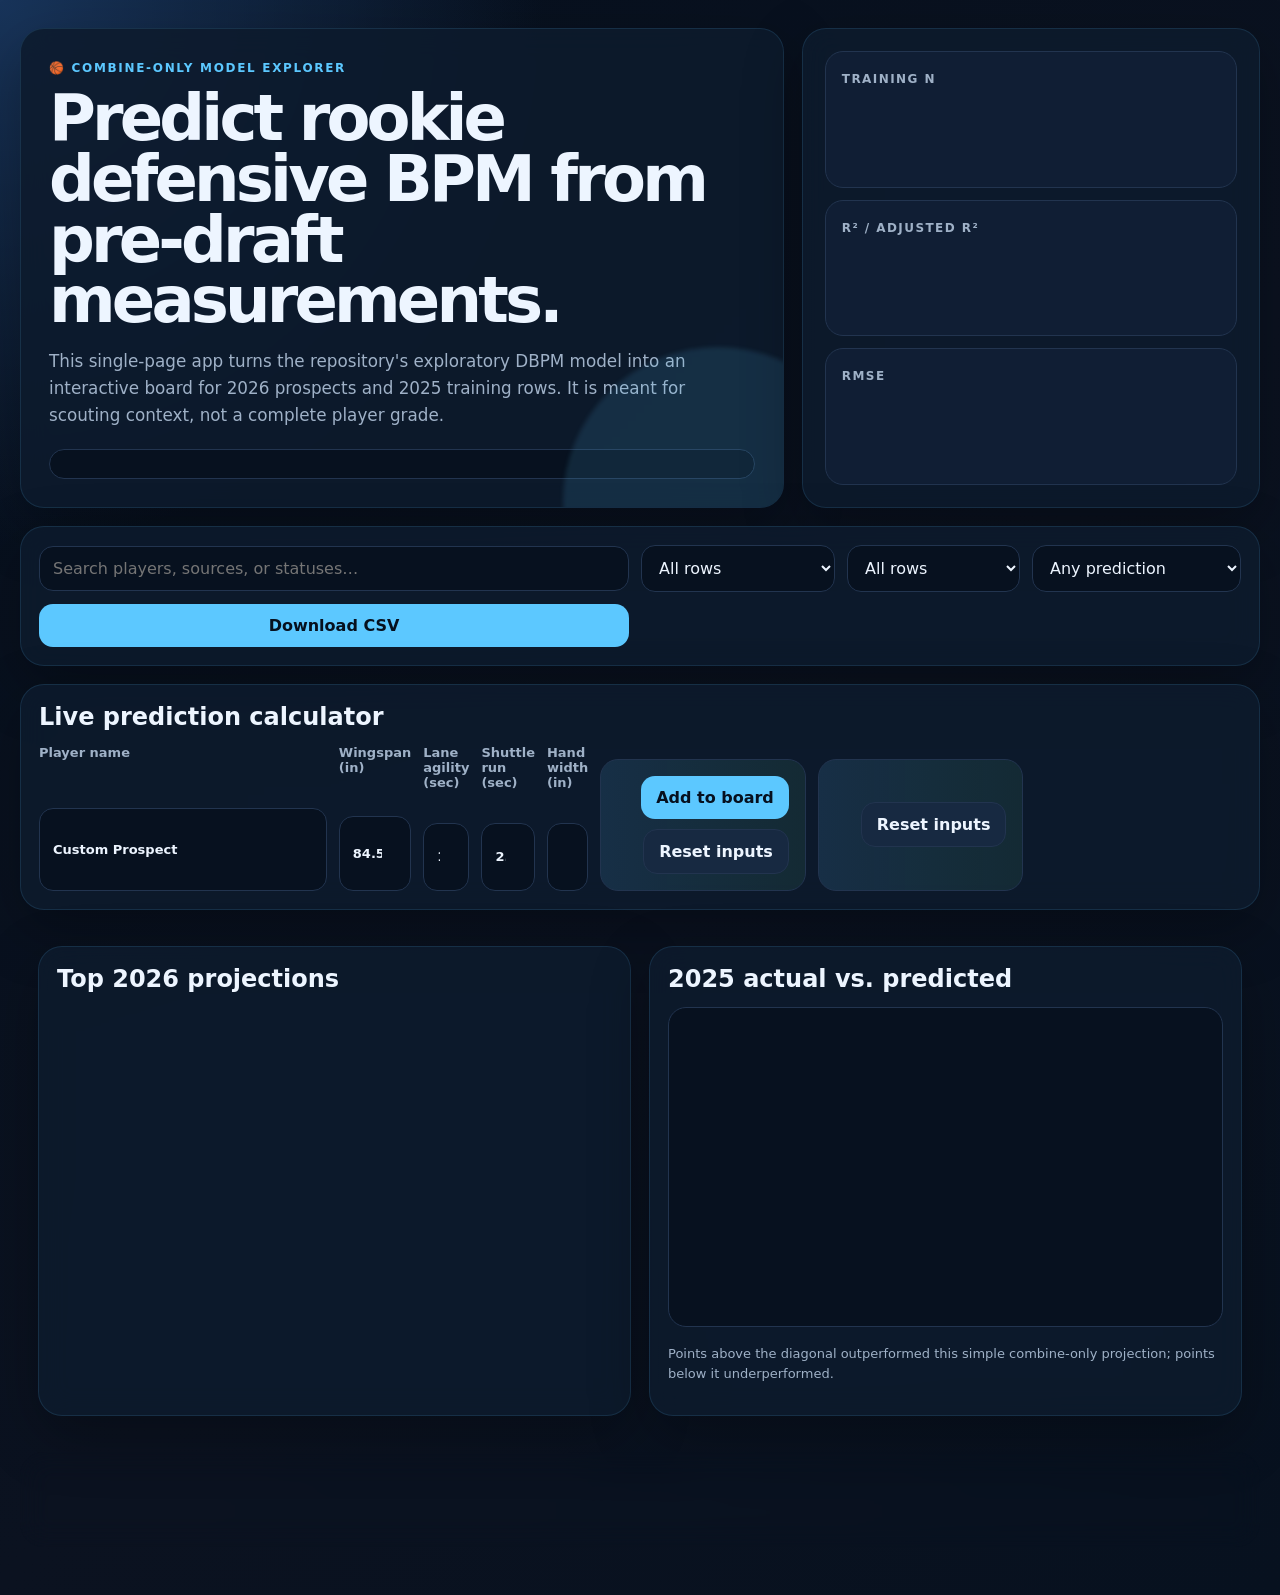
<file: rookie_dbpm_model_explorer.html>
<!doctype html>
<html lang="en">
<head>
  <meta charset="utf-8" />
  <meta name="viewport" content="width=device-width, initial-scale=1" />
  <title>Rookie Defensive BPM Predictor</title>
  <style>
    :root {
      color-scheme: dark;
      --bg: #07111f; --panel: #0d1b2d; --panel-2: #122238; --line: #22344f;
      --text: #edf5ff; --muted: #9fb1c7; --blue: #5cc8ff; --green: #6ef0a3;
      --gold: #ffd166; --red: #ff7a90; --shadow: 0 20px 60px rgba(0,0,0,.28);
    }
    * { box-sizing: border-box; }
    body { margin: 0; font-family: Inter, ui-sans-serif, system-ui, -apple-system, Segoe UI, sans-serif; background: radial-gradient(circle at top left, #18345a 0, transparent 34rem), linear-gradient(135deg, #06101e 0%, #0b1220 55%, #07111f 100%); color: var(--text); }
    .wrap { width: min(1240px, calc(100% - 32px)); margin: 0 auto; padding: 28px 0 48px; }
    .hero { display: grid; grid-template-columns: 1.5fr .9fr; gap: 18px; align-items: stretch; }
    .card { background: rgba(13, 27, 45, .88); border: 1px solid rgba(92, 200, 255, .13); border-radius: 24px; box-shadow: var(--shadow); backdrop-filter: blur(14px); }
    .hero-main { padding: 28px; position: relative; overflow: hidden; }
    .hero-main:after { content: ""; position: absolute; inset: auto -90px -150px auto; width: 310px; height: 310px; border-radius: 50%; background: rgba(92,200,255,.12); filter: blur(2px); }
    .eyebrow { display: inline-flex; gap: 8px; align-items: center; color: var(--blue); letter-spacing: .14em; text-transform: uppercase; font-size: 12px; font-weight: 800; }
    h1 { margin: 12px 0 10px; font-size: clamp(2rem, 5vw, 4.5rem); line-height: .95; letter-spacing: -.06em; }
    .lead { color: var(--muted); font-size: 1.05rem; max-width: 62rem; line-height: 1.6; }
    code, .mono { font-family: "SFMono-Regular", Consolas, ui-monospace, monospace; }
    .formula { margin-top: 20px; padding: 14px 16px; border-radius: 16px; background: #07111f; border: 1px solid var(--line); color: #d6ecff; overflow-x: auto; }
    .hero-side { padding: 22px; display: grid; gap: 12px; }
    .metric { padding: 16px; border-radius: 18px; background: rgba(18,34,56,.72); border: 1px solid var(--line); }
    .metric span { color: var(--muted); font-size: 12px; text-transform: uppercase; letter-spacing: .12em; font-weight: 800; }
    .metric strong { display: block; margin-top: 6px; font-size: 2rem; }
    .controls, .calculator, .insights, .table-card { margin-top: 18px; padding: 18px; }
    .controls { display: grid; grid-template-columns: 1fr auto auto auto; gap: 12px; align-items: center; }
    input, select, button { font: inherit; }
    input, select { width: 100%; border: 1px solid var(--line); background: #07111f; color: var(--text); border-radius: 14px; padding: 12px 13px; outline: none; }
    input:focus, select:focus { border-color: var(--blue); box-shadow: 0 0 0 3px rgba(92,200,255,.15); }
    button { border: 0; border-radius: 14px; padding: 12px 15px; color: #06101e; background: var(--blue); font-weight: 800; cursor: pointer; }
    button.secondary { color: var(--text); background: #172941; border: 1px solid var(--line); }
    button.danger { color: #fff; background: rgba(255,122,144,.16); border: 1px solid rgba(255,122,144,.45); }
    .calc-actions { display: flex; gap: 10px; flex-wrap: wrap; justify-content: flex-end; }
    .grid-4, .entry-grid { display: grid; gap: 12px; }
    .grid-4 { grid-template-columns: repeat(4, 1fr); }
    .entry-grid { grid-template-columns: minmax(180px, 1.4fr) repeat(4, 1fr); }
    .grid-4 { display: grid; grid-template-columns: repeat(4, 1fr); gap: 12px; }
    label { display: grid; gap: 7px; color: var(--muted); font-size: 13px; font-weight: 700; }
    .calculator h2, .insights h2, .table-card h2 { margin: 0 0 14px; }
    .calc-result { display: flex; gap: 14px; align-items: center; justify-content: space-between; margin-top: 14px; padding: 16px; background: linear-gradient(90deg, rgba(92,200,255,.13), rgba(110,240,163,.08)); border: 1px solid var(--line); border-radius: 18px; }
    .calc-result strong { font-size: 2.3rem; }
    .insights { display: grid; grid-template-columns: 1fr 1fr; gap: 18px; }
    .bar-list { display: grid; gap: 10px; }
    .bar-row { display: grid; grid-template-columns: 160px 1fr 58px; gap: 10px; align-items: center; font-size: 13px; }
    .bar-track { height: 12px; background: #07111f; border-radius: 999px; overflow: hidden; border: 1px solid var(--line); }
    .bar { height: 100%; border-radius: 999px; background: linear-gradient(90deg, var(--blue), var(--green)); }
    .scatter { width: 100%; min-height: 320px; background: #07111f; border: 1px solid var(--line); border-radius: 18px; }
    .table-tools { display: flex; gap: 10px; align-items: center; justify-content: space-between; margin-bottom: 12px; flex-wrap: wrap; }
    table { width: 100%; border-collapse: collapse; font-size: 14px; }
    th, td { padding: 12px 10px; border-bottom: 1px solid var(--line); text-align: left; white-space: nowrap; }
    th { color: #cfe6ff; font-size: 12px; text-transform: uppercase; letter-spacing: .08em; cursor: pointer; user-select: none; }
    tr:hover td { background: rgba(92,200,255,.06); }
    .pill { display: inline-flex; border-radius: 999px; padding: 4px 9px; font-size: 12px; font-weight: 800; border: 1px solid var(--line); }
    .projected { color: var(--blue); background: rgba(92,200,255,.12); }
    .training { color: var(--gold); background: rgba(255,209,102,.1); }
    .custom { color: var(--green); background: rgba(110,240,163,.1); }
    .good { color: var(--green); } .bad { color: var(--red); }
    .note { color: var(--muted); font-size: 13px; line-height: 1.55; }
    .sr-only { position: absolute; left: -9999px; }
    @media (max-width: 900px) { .hero, .insights { grid-template-columns: 1fr; } .controls { grid-template-columns: 1fr 1fr; } .grid-4, .entry-grid { grid-template-columns: 1fr 1fr; } }
    @media (max-width: 640px) { .wrap { width: min(100% - 20px, 1240px); padding-top: 12px; } .hero-main, .hero-side, .controls, .calculator, .insights, .table-card { padding: 14px; border-radius: 18px; } .controls, .grid-4, .entry-grid { grid-template-columns: 1fr; } .calc-result { align-items: stretch; flex-direction: column; } .calc-actions { justify-content: stretch; } .calc-actions button { flex: 1; } .bar-row { grid-template-columns: 1fr; } th:nth-child(4), td:nth-child(4), th:nth-child(5), td:nth-child(5), th:nth-child(6), td:nth-child(6) { display: none; } }
    .good { color: var(--green); } .bad { color: var(--red); }
    .note { color: var(--muted); font-size: 13px; line-height: 1.55; }
    .sr-only { position: absolute; left: -9999px; }
    @media (max-width: 900px) { .hero, .insights { grid-template-columns: 1fr; } .controls { grid-template-columns: 1fr 1fr; } .grid-4 { grid-template-columns: 1fr 1fr; } }
    @media (max-width: 640px) { .wrap { width: min(100% - 20px, 1240px); padding-top: 12px; } .hero-main, .hero-side, .controls, .calculator, .insights, .table-card { padding: 14px; border-radius: 18px; } .controls, .grid-4 { grid-template-columns: 1fr; } .bar-row { grid-template-columns: 1fr; } th:nth-child(4), td:nth-child(4), th:nth-child(5), td:nth-child(5), th:nth-child(6), td:nth-child(6) { display: none; } }
  </style>
</head>
<body>
  <main class="wrap">
    <section class="hero">
      <div class="card hero-main">
        <div class="eyebrow">🏀 Combine-only model explorer</div>
        <h1>Predict rookie defensive BPM from pre-draft measurements.</h1>
        <p class="lead">This single-page app turns the repository's exploratory DBPM model into an interactive board for 2026 prospects and 2025 training rows. It is meant for scouting context, not a complete player grade.</p>
        <div class="formula mono" id="formulaText"></div>
      </div>
      <aside class="card hero-side" aria-label="Model fit summary">
        <div class="metric"><span>Training n</span><strong id="metricN"></strong></div>
        <div class="metric"><span>R² / Adjusted R²</span><strong id="metricR2"></strong></div>
        <div class="metric"><span>RMSE</span><strong id="metricRmse"></strong></div>
      </aside>
    </section>

    <section class="card controls" aria-label="Table controls">
      <input id="search" type="search" placeholder="Search players, sources, or statuses…" aria-label="Search players" />
      <select id="classFilter" aria-label="Filter by class"><option value="all">All rows</option><option>2026 Projection</option><option>2025 Training</option><option>Custom Projection</option></select>
      <select id="classFilter" aria-label="Filter by class"><option value="all">All rows</option><option>2026 Projection</option><option>2025 Training</option></select>
      <select id="minFilter" aria-label="Filter by DBPM"><option value="all">Any prediction</option><option value="positive">Predicted DBPM ≥ 0</option><option value="top10">Top 10 projections</option></select>
      <button id="download" type="button">Download CSV</button>
    </section>

    <section class="card calculator">
      <h2>Live prediction calculator</h2>
      <div class="entry-grid">
        <label>Player name<input id="playerName" type="text" value="Custom Prospect" /></label>
      <div class="grid-4">
        <label>Wingspan (in)<input id="wingspan" type="number" step="0.01" value="84.50" /></label>
        <label>Lane agility (sec)<input id="lane" type="number" step="0.01" value="11.00" /></label>
        <label>Shuttle run (sec)<input id="shuttle" type="number" step="0.01" value="2.90" /></label>
        <label>Hand width (in)<input id="hand" type="number" step="0.01" value="9.75" /></label>
      </div>
      <div class="calc-result"><div><strong id="liveDbpm" class="mono"></strong><div class="note" id="liveContext"></div></div><div class="calc-actions"><button id="addCustom" type="button">Add to board</button><button class="secondary" id="resetCalc" type="button">Reset inputs</button></div></div>
      <div class="calc-result"><div><strong id="liveDbpm" class="mono"></strong><div class="note" id="liveContext"></div></div><button class="secondary" id="resetCalc" type="button">Reset inputs</button></div>
    </section>

    <section class="insights">
      <div class="card" style="padding:18px"><h2>Top 2026 projections</h2><div id="topBars" class="bar-list"></div></div>
      <div class="card" style="padding:18px"><h2>2025 actual vs. predicted</h2><svg id="scatter" class="scatter" role="img" aria-label="Scatterplot of actual DBPM versus predicted DBPM"></svg><p class="note">Points above the diagonal outperformed this simple combine-only projection; points below it underperformed.</p></div>
    </section>

    <section class="card table-card">
      <div class="table-tools"><div><h2>Model board</h2><p class="note" id="resultNote"></p></div><button class="secondary" id="clearLocal" type="button">Restore seed data</button></div>
      <div style="overflow:auto"><table><thead><tr id="head"></tr></thead><tbody id="body"></tbody></table></div>
    </section>
  </main>

  <script>
    const MODEL = {"intercept":-8.895696,"wingspan":0.065647,"lane":0.638983,"shuttle":-3.392342,"hand":0.628937,"n":41,"r2":0.258,"adjR2":0.176,"aic":158.908,"rmse":1.487};
    const SEED_PLAYERS = [{"player":"Ace Bailey","class":"2025 Training","wingspan":84.5,"lane":10.97,"shuttle":2.78,"hand":9.0,"actualDbpm":-2.5,"minutes":1988.0,"status":"Original 75 Invitee","source":"2025 model-building dataset"},{"player":"Asa Newell","class":"2025 Training","wingspan":83.25,"lane":10.95,"shuttle":2.78,"hand":10.0,"actualDbpm":-0.5,"minutes":500.0,"status":"Original 75 Invitee","source":"2025 model-building dataset"},{"player":"Carter Bryant","class":"2025 Training","wingspan":83.75,"lane":11.25,"shuttle":3.14,"hand":9.5,"actualDbpm":0.2,"minutes":818.0,"status":"Original 75 Invitee","source":"2025 model-building dataset"},{"player":"Cedric Coward","class":"2025 Training","wingspan":86.25,"lane":10.97,"shuttle":3.02,"hand":10.0,"actualDbpm":-0.6,"minutes":1598.0,"status":"Original 75 Invitee","source":"2025 model-building dataset"},{"player":"Chaz Lanier","class":"2025 Training","wingspan":81.0,"lane":10.53,"shuttle":2.96,"hand":9.75,"actualDbpm":-1.3,"minutes":262.0,"status":"Original 75 Invitee","source":"2025 model-building dataset"},{"player":"Collin Murray-Boyles","class":"2025 Training","wingspan":84.75,"lane":11.21,"shuttle":2.86,"hand":10.25,"actualDbpm":1.5,"minutes":1246.0,"status":"Original 75 Invitee","source":"2025 model-building dataset"},{"player":"Cooper Flagg","class":"2025 Training","wingspan":84.0,"lane":10.64,"shuttle":2.92,"hand":9.75,"actualDbpm":0.4,"minutes":2344.0,"status":"Original 75 Invitee","source":"2025 model-building dataset"},{"player":"Danny Wolf","class":"2025 Training","wingspan":86.25,"lane":11.26,"shuttle":2.91,"hand":9.75,"actualDbpm":-0.3,"minutes":1187.0,"status":"Original 75 Invitee","source":"2025 model-building dataset"},{"player":"Derik Queen","class":"2025 Training","wingspan":84.5,"lane":12.45,"shuttle":3.27,"hand":9.5,"actualDbpm":0.7,"minutes":2023.0,"status":"Original 75 Invitee","source":"2025 model-building dataset"},{"player":"Drake Powell","class":"2025 Training","wingspan":84.0,"lane":10.71,"shuttle":2.79,"hand":10.0,"actualDbpm":-1.3,"minutes":1320.0,"status":"Original 75 Invitee","source":"2025 model-building dataset"},{"player":"Dylan Harper","class":"2025 Training","wingspan":82.5,"lane":11.07,"shuttle":3.05,"hand":9.25,"actualDbpm":1.1,"minutes":1558.0,"status":"Original 75 Invitee","source":"2025 model-building dataset"},{"player":"Egor Demin","class":"2025 Training","wingspan":82.25,"lane":11.31,"shuttle":2.93,"hand":9.25,"actualDbpm":-0.7,"minutes":1308.0,"status":"Original 75 Invitee","source":"2025 model-building dataset"},{"player":"Grant Nelson","class":"2025 Training","wingspan":84.0,"lane":10.51,"shuttle":2.58,"hand":9.75,"actualDbpm":4.8,"minutes":35.0,"status":"Original 75 Invitee","source":"2025 model-building dataset"},{"player":"Hansen Yang","class":"2025 Training","wingspan":86.75,"lane":11.79,"shuttle":3.01,"hand":11.25,"actualDbpm":-0.6,"minutes":300.0,"status":"Original 75 Invitee","source":"2025 model-building dataset"},{"player":"Hunter Sallis","class":"2025 Training","wingspan":82.0,"lane":10.99,"shuttle":2.94,"hand":9.75,"actualDbpm":-2.9,"minutes":26.0,"status":"Original 75 Invitee","source":"2025 model-building dataset"},{"player":"Jamir Watkins","class":"2025 Training","wingspan":83.25,"lane":11.19,"shuttle":3.21,"hand":9.75,"actualDbpm":-0.5,"minutes":1032.0,"status":"Original 75 Invitee","source":"2025 model-building dataset"},{"player":"Jase Richardson","class":"2025 Training","wingspan":78.0,"lane":10.97,"shuttle":3.08,"hand":9.5,"actualDbpm":-0.7,"minutes":587.0,"status":"Original 75 Invitee","source":"2025 model-building dataset"},{"player":"Javon Small","class":"2025 Training","wingspan":76.75,"lane":10.74,"shuttle":2.87,"hand":9.75,"actualDbpm":-0.6,"minutes":830.0,"status":"Original 75 Invitee","source":"2025 model-building dataset"},{"player":"Jeremiah Fears","class":"2025 Training","wingspan":77.25,"lane":10.95,"shuttle":3.09,"hand":9.25,"actualDbpm":-1.3,"minutes":2112.0,"status":"Original 75 Invitee","source":"2025 model-building dataset"},{"player":"Joan Beringer","class":"2025 Training","wingspan":88.5,"lane":11.44,"shuttle":2.97,"hand":10.0,"actualDbpm":0.2,"minutes":314.0,"status":"Original 75 Invitee","source":"2025 model-building dataset"},{"player":"John Tonje","class":"2025 Training","wingspan":81.0,"lane":11.14,"shuttle":3.21,"hand":9.5,"actualDbpm":1.2,"minutes":42.0,"status":"Original 75 Invitee","source":"2025 model-building dataset"},{"player":"Johni Broome","class":"2025 Training","wingspan":84.25,"lane":11.52,"shuttle":3.23,"hand":10.25,"actualDbpm":-4.4,"minutes":55.0,"status":"Original 75 Invitee","source":"2025 model-building dataset"},{"player":"Kam Jones","class":"2025 Training","wingspan":78.0,"lane":11.42,"shuttle":3.11,"hand":8.5,"actualDbpm":-1.9,"minutes":616.0,"status":"Original 75 Invitee","source":"2025 model-building dataset"},{"player":"Kasparas Jakucionis","class":"2025 Training","wingspan":79.75,"lane":10.99,"shuttle":2.82,"hand":9.75,"actualDbpm":0.6,"minutes":945.0,"status":"Original 75 Invitee","source":"2025 model-building dataset"},{"player":"Khaman Maluach","class":"2025 Training","wingspan":90.75,"lane":12.05,"shuttle":3.44,"hand":10.25,"actualDbpm":0.0,"minutes":411.0,"status":"Original 75 Invitee","source":"2025 model-building dataset"},{"player":"Koby Brea","class":"2025 Training","wingspan":77.25,"lane":11.4,"shuttle":3.23,"hand":9.25,"actualDbpm":-1.4,"minutes":84.0,"status":"Original 75 Invitee","source":"2025 model-building dataset"},{"player":"Kon Knueppel","class":"2025 Training","wingspan":78.25,"lane":11.92,"shuttle":2.92,"hand":9.75,"actualDbpm":-0.4,"minutes":2551.0,"status":"Original 75 Invitee","source":"2025 model-building dataset"},{"player":"Liam McNeeley","class":"2025 Training","wingspan":80.5,"lane":11.11,"shuttle":2.75,"hand":10.0,"actualDbpm":0.0,"minutes":368.0,"status":"Original 75 Invitee","source":"2025 model-building dataset"},{"player":"Maxime Raynaud","class":"2025 Training","wingspan":85.25,"lane":11.31,"shuttle":3.16,"hand":10.25,"actualDbpm":-1.6,"minutes":1964.0,"status":"Original 75 Invitee","source":"2025 model-building dataset"},{"player":"Nique Clifford","class":"2025 Training","wingspan":80.0,"lane":10.87,"shuttle":2.96,"hand":8.5,"actualDbpm":-1.2,"minutes":1882.0,"status":"Original 75 Invitee","source":"2025 model-building dataset"},{"player":"Rasheer Fleming","class":"2025 Training","wingspan":89.25,"lane":10.95,"shuttle":2.72,"hand":9.5,"actualDbpm":-0.7,"minutes":673.0,"status":"Original 75 Invitee","source":"2025 model-building dataset"},{"player":"Rocco Zikarsky","class":"2025 Training","wingspan":88.75,"lane":11.92,"shuttle":3.0,"hand":9.75,"actualDbpm":1.7,"minutes":36.0,"status":"Original 75 Invitee","source":"2025 model-building dataset"},{"player":"Ryan Kalkbrenner","class":"2025 Training","wingspan":90.0,"lane":12.05,"shuttle":3.1,"hand":11.25,"actualDbpm":1.3,"minutes":1479.0,"status":"Original 75 Invitee","source":"2025 model-building dataset"},{"player":"Sion James","class":"2025 Training","wingspan":78.5,"lane":10.91,"shuttle":2.93,"hand":9.25,"actualDbpm":1.1,"minutes":1843.0,"status":"Original 75 Invitee","source":"2025 model-building dataset"},{"player":"Tre Johnson","class":"2025 Training","wingspan":82.25,"lane":10.49,"shuttle":3.11,"hand":8.0,"actualDbpm":-2.9,"minutes":1443.0,"status":"Original 75 Invitee","source":"2025 model-building dataset"},{"player":"Tyrese Proctor","class":"2025 Training","wingspan":79.25,"lane":10.75,"shuttle":3.0,"hand":9.0,"actualDbpm":-0.5,"minutes":545.0,"status":"Original 75 Invitee","source":"2025 model-building dataset"},{"player":"VJ Edgecombe","class":"2025 Training","wingspan":79.5,"lane":11.27,"shuttle":2.93,"hand":9.5,"actualDbpm":-0.1,"minutes":2623.0,"status":"Original 75 Invitee","source":"2025 model-building dataset"},{"player":"Vladislav Goldin","class":"2025 Training","wingspan":89.25,"lane":11.76,"shuttle":2.95,"hand":11.75,"actualDbpm":4.5,"minutes":24.0,"status":"Original 75 Invitee","source":"2025 model-building dataset"},{"player":"Walter Clayton Jr.","class":"2025 Training","wingspan":76.0,"lane":10.52,"shuttle":2.81,"hand":9.75,"actualDbpm":-2.1,"minutes":1410.0,"status":"Original 75 Invitee","source":"2025 model-building dataset"},{"player":"Will Riley","class":"2025 Training","wingspan":80.75,"lane":11.73,"shuttle":3.08,"hand":9.0,"actualDbpm":-2.6,"minutes":1633.0,"status":"Original 75 Invitee","source":"2025 model-building dataset"},{"player":"Yanic Konan Niederhauser","class":"2025 Training","wingspan":87.25,"lane":11.45,"shuttle":2.84,"hand":9.0,"actualDbpm":0.4,"minutes":424.0,"status":"Additional/StatLab Only","source":"2025 model-building dataset"},{"player":"Flory Bidunga","class":"2026 Projection","wingspan":87.25,"lane":11.24,"shuttle":2.78,"hand":10.5,"actualDbpm":null,"minutes":null,"status":"Projection input","source":"2026 prediction dataset"},{"player":"Reuben Chinyelu","class":"2026 Projection","wingspan":91.5,"lane":11.21,"shuttle":2.85,"hand":10.25,"actualDbpm":null,"minutes":null,"status":"Projection input","source":"2026 prediction dataset"},{"player":"Trevon Brazile","class":"2026 Projection","wingspan":87.75,"lane":10.84,"shuttle":2.71,"hand":10.25,"actualDbpm":null,"minutes":null,"status":"Projection input","source":"2026 prediction dataset"},{"player":"Karim Lopez","class":"2026 Projection","wingspan":83.5,"lane":11.14,"shuttle":2.88,"hand":11.0,"actualDbpm":null,"minutes":null,"status":"Projection input","source":"2026 prediction dataset"},{"player":"Tarris Reed Jr.","class":"2026 Projection","wingspan":88.25,"lane":11.03,"shuttle":2.77,"hand":10.0,"actualDbpm":null,"minutes":null,"status":"Projection input","source":"2026 prediction dataset"},{"player":"Baba Miller","class":"2026 Projection","wingspan":85.75,"lane":10.71,"shuttle":2.7,"hand":10.0,"actualDbpm":null,"minutes":null,"status":"Projection input","source":"2026 prediction dataset"},{"player":"Aaron Nkrumah","class":"2026 Projection","wingspan":82.25,"lane":11.18,"shuttle":2.48,"hand":8.5,"actualDbpm":null,"minutes":null,"status":"Projection input","source":"2026 prediction dataset"},{"player":"Zuby Ejiofor","class":"2026 Projection","wingspan":86.0,"lane":11.05,"shuttle":2.76,"hand":9.75,"actualDbpm":null,"minutes":null,"status":"Projection input","source":"2026 prediction dataset"},{"player":"Yaxel Lendeborg","class":"2026 Projection","wingspan":87.25,"lane":10.82,"shuttle":2.8,"hand":10.0,"actualDbpm":null,"minutes":null,"status":"Projection input","source":"2026 prediction dataset"},{"player":"Matthew Able","class":"2026 Projection","wingspan":80.25,"lane":11.08,"shuttle":2.86,"hand":10.5,"actualDbpm":null,"minutes":null,"status":"Projection input","source":"2026 prediction dataset"},{"player":"Hannes Steinbach","class":"2026 Projection","wingspan":86.25,"lane":10.9,"shuttle":2.89,"hand":10.0,"actualDbpm":null,"minutes":null,"status":"Projection input","source":"2026 prediction dataset"},{"player":"Christopher Cenac Jr.","class":"2026 Projection","wingspan":89.0,"lane":10.76,"shuttle":2.84,"hand":9.5,"actualDbpm":null,"minutes":null,"status":"Projection input","source":"2026 prediction dataset"},{"player":"Nathaniel Ament","class":"2026 Projection","wingspan":83.5,"lane":11.27,"shuttle":2.85,"hand":9.5,"actualDbpm":null,"minutes":null,"status":"Projection input","source":"2026 prediction dataset"},{"player":"Izaiyah Nelson","class":"2026 Projection","wingspan":86.5,"lane":11.22,"shuttle":2.9,"hand":9.5,"actualDbpm":null,"minutes":null,"status":"Projection input","source":"2026 prediction dataset"},{"player":"Morez Johnson","class":"2026 Projection","wingspan":87.5,"lane":10.59,"shuttle":2.91,"hand":10.0,"actualDbpm":null,"minutes":null,"status":"Projection input","source":"2026 prediction dataset"},{"player":"Joshua Jefferson","class":"2026 Projection","wingspan":82.75,"lane":11.91,"shuttle":3.08,"hand":10.0,"actualDbpm":null,"minutes":null,"status":"Projection input","source":"2026 prediction dataset"},{"player":"Henri Veesaar","class":"2026 Projection","wingspan":86.0,"lane":11.2,"shuttle":2.92,"hand":9.5,"actualDbpm":null,"minutes":null,"status":"Projection input","source":"2026 prediction dataset"},{"player":"Tyler Nickel","class":"2026 Projection","wingspan":80.5,"lane":10.88,"shuttle":2.85,"hand":10.0,"actualDbpm":null,"minutes":null,"status":"Projection input","source":"2026 prediction dataset"},{"player":"Jacob Cofie","class":"2026 Projection","wingspan":84.0,"lane":11.3,"shuttle":2.92,"hand":9.5,"actualDbpm":null,"minutes":null,"status":"Projection input","source":"2026 prediction dataset"},{"player":"Tounde Yessoufou","class":"2026 Projection","wingspan":82.0,"lane":11.09,"shuttle":2.75,"hand":9.0,"actualDbpm":null,"minutes":null,"status":"Projection input","source":"2026 prediction dataset"},{"player":"Ugonna Onyenso","class":"2026 Projection","wingspan":88.75,"lane":11.56,"shuttle":3.16,"hand":10.0,"actualDbpm":null,"minutes":null,"status":"Projection input","source":"2026 prediction dataset"},{"player":"Nick Martinelli","class":"2026 Projection","wingspan":82.0,"lane":11.01,"shuttle":2.88,"hand":9.75,"actualDbpm":null,"minutes":null,"status":"Projection input","source":"2026 prediction dataset"},{"player":"Andrej Stojakovic","class":"2026 Projection","wingspan":80.25,"lane":10.97,"shuttle":2.89,"hand":10.0,"actualDbpm":null,"minutes":null,"status":"Projection input","source":"2026 prediction dataset"},{"player":"Isaiah Evans","class":"2026 Projection","wingspan":80.75,"lane":11.87,"shuttle":2.89,"hand":9.0,"actualDbpm":null,"minutes":null,"status":"Projection input","source":"2026 prediction dataset"},{"player":"Dillon Mitchell","class":"2026 Projection","wingspan":82.5,"lane":10.94,"shuttle":2.89,"hand":9.75,"actualDbpm":null,"minutes":null,"status":"Projection input","source":"2026 prediction dataset"},{"player":"Otega Oweh","class":"2026 Projection","wingspan":80.25,"lane":11.2,"shuttle":2.86,"hand":9.5,"actualDbpm":null,"minutes":null,"status":"Projection input","source":"2026 prediction dataset"},{"player":"Tobe Awaka","class":"2026 Projection","wingspan":86.25,"lane":10.94,"shuttle":3.02,"hand":10.0,"actualDbpm":null,"minutes":null,"status":"Projection input","source":"2026 prediction dataset"},{"player":"Cameron Boozer","class":"2026 Projection","wingspan":85.5,"lane":11.06,"shuttle":2.99,"hand":9.75,"actualDbpm":null,"minutes":null,"status":"Projection input","source":"2026 prediction dataset"},{"player":"Rafael Castro","class":"2026 Projection","wingspan":85.25,"lane":11.42,"shuttle":2.93,"hand":9.0,"actualDbpm":null,"minutes":null,"status":"Projection input","source":"2026 prediction dataset"},{"player":"Kingston Flemings","class":"2026 Projection","wingspan":75.5,"lane":10.61,"shuttle":2.69,"hand":9.5,"actualDbpm":null,"minutes":null,"status":"Projection input","source":"2026 prediction dataset"},{"player":"Bennett Stirtz","class":"2026 Projection","wingspan":78.0,"lane":11.25,"shuttle":2.91,"hand":9.75,"actualDbpm":null,"minutes":null,"status":"Projection input","source":"2026 prediction dataset"},{"player":"Cameron Carr","class":"2026 Projection","wingspan":84.75,"lane":10.46,"shuttle":2.8,"hand":9.25,"actualDbpm":null,"minutes":null,"status":"Projection input","source":"2026 prediction dataset"},{"player":"Bryce Hopkins","class":"2026 Projection","wingspan":82.5,"lane":10.71,"shuttle":2.95,"hand":10.0,"actualDbpm":null,"minutes":null,"status":"Projection input","source":"2026 prediction dataset"},{"player":"Milan Momcilovic","class":"2026 Projection","wingspan":81.25,"lane":11.22,"shuttle":2.95,"hand":9.5,"actualDbpm":null,"minutes":null,"status":"Projection input","source":"2026 prediction dataset"},{"player":"Trey Kaufman-Renn","class":"2026 Projection","wingspan":82.5,"lane":11.06,"shuttle":3.01,"hand":9.75,"actualDbpm":null,"minutes":null,"status":"Projection input","source":"2026 prediction dataset"},{"player":"Alex Karaban","class":"2026 Projection","wingspan":83.0,"lane":11.19,"shuttle":3.01,"hand":9.5,"actualDbpm":null,"minutes":null,"status":"Projection input","source":"2026 prediction dataset"},{"player":"Tyler Tanner","class":"2026 Projection","wingspan":76.25,"lane":10.88,"shuttle":2.92,"hand":10.0,"actualDbpm":null,"minutes":null,"status":"Projection input","source":"2026 prediction dataset"},{"player":"Darryn Peterson","class":"2026 Projection","wingspan":81.75,"lane":11.17,"shuttle":2.95,"hand":9.25,"actualDbpm":null,"minutes":null,"status":"Projection input","source":"2026 prediction dataset"},{"player":"Malachi Moreno","class":"2026 Projection","wingspan":85.5,"lane":11.62,"shuttle":3.11,"hand":9.25,"actualDbpm":null,"minutes":null,"status":"Projection input","source":"2026 prediction dataset"},{"player":"Caleb Wilson","class":"2026 Projection","wingspan":84.25,"lane":11.17,"shuttle":3.11,"hand":9.75,"actualDbpm":null,"minutes":null,"status":"Projection input","source":"2026 prediction dataset"},{"player":"Allen Graves","class":"2026 Projection","wingspan":84.0,"lane":11.76,"shuttle":3.18,"hand":9.5,"actualDbpm":null,"minutes":null,"status":"Projection input","source":"2026 prediction dataset"},{"player":"Felix Okpara","class":"2026 Projection","wingspan":86.0,"lane":11.01,"shuttle":2.99,"hand":9.0,"actualDbpm":null,"minutes":null,"status":"Projection input","source":"2026 prediction dataset"},{"player":"Christopher Brown Jr","class":"2026 Projection","wingspan":79.5,"lane":10.57,"shuttle":2.89,"hand":9.5,"actualDbpm":null,"minutes":null,"status":"Projection input","source":"2026 prediction dataset"},{"player":"Keyshawn Hall","class":"2026 Projection","wingspan":82.25,"lane":11.15,"shuttle":3.1,"hand":9.75,"actualDbpm":null,"minutes":null,"status":"Projection input","source":"2026 prediction dataset"},{"player":"Anicet Dybantsa","class":"2026 Projection","wingspan":84.5,"lane":11.06,"shuttle":2.99,"hand":9.0,"actualDbpm":null,"minutes":null,"status":"Projection input","source":"2026 prediction dataset"},{"player":"Ja'Kobi Gillespie","class":"2026 Projection","wingspan":76.0,"lane":10.94,"shuttle":2.91,"hand":9.5,"actualDbpm":null,"minutes":null,"status":"Projection input","source":"2026 prediction dataset"},{"player":"Darius Acuff Jr.","class":"2026 Projection","wingspan":78.5,"lane":10.99,"shuttle":2.93,"hand":9.25,"actualDbpm":null,"minutes":null,"status":"Projection input","source":"2026 prediction dataset"},{"player":"Maliq Brown","class":"2026 Projection","wingspan":84.75,"lane":11.22,"shuttle":3.05,"hand":9.0,"actualDbpm":null,"minutes":null,"status":"Projection input","source":"2026 prediction dataset"},{"player":"Billy Richmond III","class":"2026 Projection","wingspan":80.0,"lane":10.23,"shuttle":2.82,"hand":9.25,"actualDbpm":null,"minutes":null,"status":"Projection input","source":"2026 prediction dataset"},{"player":"Ryan Conwell","class":"2026 Projection","wingspan":79.0,"lane":10.69,"shuttle":2.86,"hand":9.0,"actualDbpm":null,"minutes":null,"status":"Projection input","source":"2026 prediction dataset"},{"player":"Amari Allen","class":"2026 Projection","wingspan":80.0,"lane":10.72,"shuttle":2.94,"hand":9.25,"actualDbpm":null,"minutes":null,"status":"Projection input","source":"2026 prediction dataset"},{"player":"Dailyn Swain","class":"2026 Projection","wingspan":82.0,"lane":11.25,"shuttle":3.08,"hand":9.25,"actualDbpm":null,"minutes":null,"status":"Projection input","source":"2026 prediction dataset"},{"player":"Bruce Thornton","class":"2026 Projection","wingspan":77.0,"lane":11.55,"shuttle":3.01,"hand":9.0,"actualDbpm":null,"minutes":null,"status":"Projection input","source":"2026 prediction dataset"},{"player":"Ebuka Okorie","class":"2026 Projection","wingspan":79.75,"lane":10.71,"shuttle":2.96,"hand":9.25,"actualDbpm":null,"minutes":null,"status":"Projection input","source":"2026 prediction dataset"},{"player":"Keaton Wagler","class":"2026 Projection","wingspan":78.25,"lane":11.05,"shuttle":3.0,"hand":9.25,"actualDbpm":null,"minutes":null,"status":"Projection input","source":"2026 prediction dataset"},{"player":"Milos Uzan","class":"2026 Projection","wingspan":77.0,"lane":10.7,"shuttle":2.87,"hand":9.0,"actualDbpm":null,"minutes":null,"status":"Projection input","source":"2026 prediction dataset"},{"player":"Aday Mara","class":"2026 Projection","wingspan":90.0,"lane":11.47,"shuttle":3.36,"hand":9.5,"actualDbpm":null,"minutes":null,"status":"Projection input","source":"2026 prediction dataset"},{"player":"Brayden Burries","class":"2026 Projection","wingspan":78.0,"lane":10.59,"shuttle":2.92,"hand":9.25,"actualDbpm":null,"minutes":null,"status":"Projection input","source":"2026 prediction dataset"},{"player":"Tobi Lawal","class":"2026 Projection","wingspan":82.5,"lane":11.15,"shuttle":3.08,"hand":9.0,"actualDbpm":null,"minutes":null,"status":"Projection input","source":"2026 prediction dataset"},{"player":"Christian Anderson","class":"2026 Projection","wingspan":78.25,"lane":10.85,"shuttle":2.85,"hand":8.25,"actualDbpm":null,"minutes":null,"status":"Projection input","source":"2026 prediction dataset"},{"player":"John Blackwell","class":"2026 Projection","wingspan":74.25,"lane":11.23,"shuttle":3.08,"hand":9.5,"actualDbpm":null,"minutes":null,"status":"Projection input","source":"2026 prediction dataset"},{"player":"Labaron Philon","class":"2026 Projection","wingspan":78.25,"lane":11.55,"shuttle":3.13,"hand":9.0,"actualDbpm":null,"minutes":null,"status":"Projection input","source":"2026 prediction dataset"},{"player":"Kylan Boswell","class":"2026 Projection","wingspan":79.0,"lane":10.82,"shuttle":2.92,"hand":8.5,"actualDbpm":null,"minutes":null,"status":"Projection input","source":"2026 prediction dataset"},{"player":"Emanuel Sharp","class":"2026 Projection","wingspan":75.0,"lane":10.77,"shuttle":2.8,"hand":8.25,"actualDbpm":null,"minutes":null,"status":"Projection input","source":"2026 prediction dataset"},{"player":"Peter Suder","class":"2026 Projection","wingspan":80.0,"lane":11.23,"shuttle":3.14,"hand":9.0,"actualDbpm":null,"minutes":null,"status":"Projection input","source":"2026 prediction dataset"},{"player":"Koa Peat","class":"2026 Projection","wingspan":83.25,"lane":11.0,"shuttle":3.39,"hand":10.0,"actualDbpm":null,"minutes":null,"status":"Projection input","source":"2026 prediction dataset"},{"player":"Braden Smith","class":"2026 Projection","wingspan":75.25,"lane":10.76,"shuttle":2.87,"hand":8.25,"actualDbpm":null,"minutes":null,"status":"Projection input","source":"2026 prediction dataset"},{"player":"Jaden Bradley","class":"2026 Projection","wingspan":78.25,"lane":10.75,"shuttle":3.13,"hand":9.25,"actualDbpm":null,"minutes":null,"status":"Projection input","source":"2026 prediction dataset"},{"player":"Meleek Thomas","class":"2026 Projection","wingspan":78.75,"lane":11.57,"shuttle":2.97,"hand":7.5,"actualDbpm":null,"minutes":null,"status":"Projection input","source":"2026 prediction dataset"},{"player":"Jeremy Fears Jr.","class":"2026 Projection","wingspan":76.0,"lane":10.62,"shuttle":3.1,"hand":9.0,"actualDbpm":null,"minutes":null,"status":"Projection input","source":"2026 prediction dataset"},{"player":"Nicholas Boyd","class":"2026 Projection","wingspan":74.5,"lane":10.78,"shuttle":3.06,"hand":8.25,"actualDbpm":null,"minutes":null,"status":"Projection input","source":"2026 prediction dataset"},{"player":"Jayden Quaintance","class":"2026 Projection","wingspan":89.25,"lane":null,"shuttle":null,"hand":11.0,"actualDbpm":null,"minutes":null,"status":"Missing input","source":"2026 prediction dataset"},{"player":"Luigi Suigo","class":"2026 Projection","wingspan":89.5,"lane":null,"shuttle":null,"hand":10.5,"actualDbpm":null,"minutes":null,"status":"Missing input","source":"2026 prediction dataset"},{"player":"Richie Saunders","class":"2026 Projection","wingspan":80.75,"lane":null,"shuttle":null,"hand":10.25,"actualDbpm":null,"minutes":null,"status":"Missing input","source":"2026 prediction dataset"},{"player":"Tyler Bilodeau","class":"2026 Projection","wingspan":84.75,"lane":null,"shuttle":null,"hand":9.5,"actualDbpm":null,"minutes":null,"status":"Missing input","source":"2026 prediction dataset"}];
    const LS_KEY = 'rookie-dbpm-single-page-app-v1';
    const columns = [
      ['player','Player'], ['class','Class'], ['predicted','Pred DBPM'], ['actualDbpm','Actual DBPM'],
      ['wingspan','Wingspan'], ['lane','Lane'], ['shuttle','Shuttle'], ['hand','Hand'], ['status','Status']
    ];
    let players = loadPlayers();
    let sort = { key: 'predicted', dir: 'desc' };

    const $ = id => document.getElementById(id);
    const finite = v => Number.isFinite(Number(v));
    const fmt = (v, digits=2) => v === null || v === undefined || Number.isNaN(v) ? '—' : Number(v).toFixed(digits);
    const esc = s => String(s ?? '').replace(/[&<>"']/g, c => ({'&':'&amp;','<':'&lt;','>':'&gt;','"':'&quot;',"'":'&#39;'}[c]));

    function predict(row) {
      if (![row.wingspan, row.lane, row.shuttle, row.hand].every(finite)) return null;
      return MODEL.intercept + MODEL.wingspan*row.wingspan + MODEL.lane*row.lane + MODEL.shuttle*row.shuttle + MODEL.hand*row.hand;
    }
    function rowId(row) { return row.id || `${row.class}:${row.player}`; }
    function enrich(row) { return { ...row, id: rowId(row), predicted: predict(row) }; }
    function loadPlayers() {
      try {
        const stored = JSON.parse(localStorage.getItem(LS_KEY));
        return Array.isArray(stored) ? stored.map(normalizePlayer) : structuredClone(SEED_PLAYERS);
      }
      catch { return structuredClone(SEED_PLAYERS); }
    }
    function nullableNumber(value) {
      if (value === null || value === undefined || value === '') return null;
      const numeric = Number(value);
      return Number.isFinite(numeric) ? numeric : null;
    }
    function normalizePlayer(row) {
      return {
        player: row.player || 'Unnamed Prospect', class: row.class || 'Custom Projection', wingspan: nullableNumber(row.wingspan),
        lane: nullableNumber(row.lane), shuttle: nullableNumber(row.shuttle), hand: nullableNumber(row.hand), actualDbpm: nullableNumber(row.actualDbpm),
        minutes: nullableNumber(row.minutes), status: row.status || 'Custom input', source: row.source || 'Calculator entry', id: row.id
      };
    }
    function enrich(row) { return { ...row, predicted: predict(row) }; }
    function loadPlayers() {
      try { return JSON.parse(localStorage.getItem(LS_KEY)) || structuredClone(SEED_PLAYERS); }
      catch { return structuredClone(SEED_PLAYERS); }
    }
    function savePlayers() { localStorage.setItem(LS_KEY, JSON.stringify(players)); }
    function filteredRows() {
      const q = $('search').value.trim().toLowerCase();
      const classFilter = $('classFilter').value;
      const minFilter = $('minFilter').value;
      let rows = players.map(enrich);
      if (q) rows = rows.filter(r => [r.player, r.class, r.status, r.source].some(v => String(v).toLowerCase().includes(q)));
      if (classFilter !== 'all') rows = rows.filter(r => r.class === classFilter);
      if (minFilter === 'positive') rows = rows.filter(r => r.predicted >= 0);
      rows.sort((a,b) => compare(a,b,sort.key,sort.dir));
      if (minFilter === 'top10') rows = rows.filter(r => r.class === '2026 Projection').slice(0,10);
      return rows;
    }
    function compare(a,b,key,dir) {
      const av = a[key], bv = b[key];
      const mod = dir === 'asc' ? 1 : -1;
      if (av == null && bv == null) return 0;
      if (av == null) return 1;
      if (bv == null) return -1;
      if (typeof av === 'number' && typeof bv === 'number') return (av-bv)*mod;
      return String(av).localeCompare(String(bv))*mod;
    }
    function renderAll() { renderChrome(); renderCalculator(); renderTable(); renderBars(); renderScatter(); }
    function renderChrome() {
      $('formulaText').textContent = `DBPM = ${MODEL.intercept.toFixed(6)} + ${MODEL.wingspan.toFixed(6)}×Wingspan_in + ${MODEL.lane.toFixed(6)}×Lane_Agility_Time ${MODEL.shuttle.toFixed(6)}×Shuttle_Run + ${MODEL.hand.toFixed(6)}×Hand_Width`;
      $('metricN').textContent = MODEL.n;
      $('metricR2').textContent = `${MODEL.r2.toFixed(3)} / ${MODEL.adjR2.toFixed(3)}`;
      $('metricRmse').textContent = MODEL.rmse.toFixed(3);
    }
    function renderCalculator() {
      const row = { wingspan:+$('wingspan').value, lane:+$('lane').value, shuttle:+$('shuttle').value, hand:+$('hand').value };
      const pred = predict(row);
      $('liveDbpm').textContent = fmt(pred);
      const all = players.map(enrich).filter(r => r.class === '2026 Projection' && r.predicted !== null).sort((a,b)=>b.predicted-a.predicted);
      const better = all.filter(r => r.predicted > pred).length;
      $('liveContext').textContent = pred === null ? 'Enter all four numeric measurements.' : `This would rank around #${better+1} among the ${all.length} loaded 2026 projection rows.`;
    }
    function renderTable() {
      const rows = filteredRows();
      $('head').innerHTML = columns.map(([key,label]) => `<th data-key="${key}">${label} ${sort.key===key ? (sort.dir==='asc'?'▲':'▼') : ''}</th>`).join('');
      $('head').querySelectorAll('th').forEach(th => th.addEventListener('click', () => { const key = th.dataset.key; sort = sort.key === key ? {key, dir: sort.dir === 'asc' ? 'desc' : 'asc'} : {key, dir: ['player','class','status'].includes(key) ? 'asc' : 'desc'}; renderTable(); }));
      $('body').innerHTML = rows.map(r => `<tr>
        <td><strong>${esc(r.player)}</strong><div class="note">${esc(r.source)}</div></td>
        <td><span class="pill ${classPill(r.class)}">${esc(r.class)}</span></td>
        <td class="mono ${r.predicted >= 0 ? 'good' : 'bad'}">${fmt(r.predicted)}</td>
        <td class="mono">${fmt(r.actualDbpm)}</td><td class="mono">${fmt(r.wingspan)}</td><td class="mono">${fmt(r.lane)}</td>
        <td class="mono">${fmt(r.shuttle)}</td><td class="mono">${fmt(r.hand)}</td><td>${esc(r.status)} ${r.class === 'Custom Projection' ? `<button class="danger" data-delete="${esc(r.id)}" type="button">Delete</button>` : ''}</td></tr>`).join('');
      $('body').querySelectorAll('[data-delete]').forEach(btn => btn.addEventListener('click', () => deleteCustom(btn.dataset.delete)));
      const total = players.length;
      $('resultNote').textContent = `Showing ${rows.length} of ${total} rows. Click column headers to sort.`;
    }
    function classPill(value) {
      if (value === '2026 Projection') return 'projected';
      if (value === 'Custom Projection') return 'custom';
      return 'training';
    }
        <td><span class="pill ${r.class === '2026 Projection' ? 'projected' : 'training'}">${esc(r.class)}</span></td>
        <td class="mono ${r.predicted >= 0 ? 'good' : 'bad'}">${fmt(r.predicted)}</td>
        <td class="mono">${fmt(r.actualDbpm)}</td><td class="mono">${fmt(r.wingspan)}</td><td class="mono">${fmt(r.lane)}</td>
        <td class="mono">${fmt(r.shuttle)}</td><td class="mono">${fmt(r.hand)}</td><td>${esc(r.status)}</td></tr>`).join('');
      const total = players.length;
      $('resultNote').textContent = `Showing ${rows.length} of ${total} rows. Click column headers to sort.`;
    }
    function renderBars() {
      const top = players.map(enrich).filter(r => r.class === '2026 Projection' && r.predicted !== null).sort((a,b)=>b.predicted-a.predicted).slice(0,10);
      const max = Math.max(...top.map(r=>r.predicted));
      const min = Math.min(...top.map(r=>r.predicted));
      $('topBars').innerHTML = top.map((r,i) => { const pct = ((r.predicted - min) / Math.max(.01, max-min))*72 + 24; return `<div class="bar-row"><strong>${i+1}. ${esc(r.player)}</strong><div class="bar-track"><div class="bar" style="width:${pct}%"></div></div><span class="mono">${fmt(r.predicted)}</span></div>`; }).join('');
    }
    function renderScatter() {
      const svg = $('scatter'), w = svg.clientWidth || 520, h = 320, pad = 38;
      svg.setAttribute('viewBox', `0 0 ${w} ${h}`);
      const rows = players.map(enrich).filter(r => r.class === '2025 Training' && r.predicted !== null && r.actualDbpm !== null);
      const vals = rows.flatMap(r => [r.predicted, r.actualDbpm]);
      const min = Math.floor(Math.min(...vals)-.5), max = Math.ceil(Math.max(...vals)+.5);
      const x = v => pad + (v-min)/(max-min)*(w-pad*1.5);
      const y = v => h-pad - (v-min)/(max-min)*(h-pad*1.6);
      const grid = [min, 0, max].filter((v,i,a)=>a.indexOf(v)===i);
      svg.innerHTML = `<rect width="100%" height="100%" rx="18" fill="#07111f"/><line x1="${x(min)}" y1="${y(min)}" x2="${x(max)}" y2="${y(max)}" stroke="#5cc8ff" stroke-dasharray="5 6" opacity=".45"/>${grid.map(v=>`<g><line x1="${x(v)}" x2="${x(v)}" y1="20" y2="${h-pad}" stroke="#22344f"/><line x1="${pad}" x2="${w-18}" y1="${y(v)}" y2="${y(v)}" stroke="#22344f"/><text x="${x(v)}" y="${h-12}" fill="#9fb1c7" font-size="11" text-anchor="middle">${v}</text><text x="8" y="${y(v)+4}" fill="#9fb1c7" font-size="11">${v}</text></g>`).join('')}${rows.map(r=>`<circle cx="${x(r.predicted)}" cy="${y(r.actualDbpm)}" r="5" fill="${r.actualDbpm >= r.predicted ? '#6ef0a3' : '#ff7a90'}" opacity=".82"><title>${esc(r.player)}: predicted ${fmt(r.predicted)}, actual ${fmt(r.actualDbpm)}</title></circle>`).join('')}<text x="${w/2}" y="${h-4}" fill="#cfe6ff" font-size="12" text-anchor="middle">Predicted DBPM</text><text x="14" y="${h/2}" fill="#cfe6ff" font-size="12" transform="rotate(-90 14 ${h/2})" text-anchor="middle">Actual DBPM</text>`;
    }
    function addCustomPlayer() {
      const row = normalizePlayer({
        id: `custom:${Date.now()}:${Math.random().toString(36).slice(2)}`, player: $('playerName').value.trim() || 'Custom Prospect', class: 'Custom Projection',
        wingspan: $('wingspan').value, lane: $('lane').value, shuttle: $('shuttle').value, hand: $('hand').value, status: 'Saved custom calculator row', source: 'Calculator entry'
      });
      if (predict(row) === null) { alert('Enter all four numeric measurements before adding a custom player.'); return; }
      players.push(row);
      savePlayers();
      renderAll();
    }
    function deleteCustom(id) {
      players = players.filter(row => rowId(row) !== id || row.class !== 'Custom Projection');
      savePlayers();
      renderAll();
    }
    function downloadCsv() {
      const headers = ['Player','Class','Predicted_DBPM','Actual_DBPM','Wingspan_in','Lane_Agility_Time','Shuttle_Run','Hand_Width','Status'];
      const lines = filteredRows().map(r => [r.player,r.class,fmt(r.predicted),fmt(r.actualDbpm),fmt(r.wingspan),fmt(r.lane),fmt(r.shuttle),fmt(r.hand),r.status]);
      const csv = [headers, ...lines].map(row => row.map(v => `"${String(v).replaceAll('"','""')}"`).join(',')).join('\n');
      const a = document.createElement('a'); a.href = URL.createObjectURL(new Blob([csv], {type:'text/csv'})); a.download = 'rookie-dbpm-model-board.csv'; a.click(); URL.revokeObjectURL(a.href);
    }
    ['search','classFilter','minFilter'].forEach(id => $(id).addEventListener('input', renderTable));
    ['wingspan','lane','shuttle','hand'].forEach(id => $(id).addEventListener('input', renderCalculator));
    $('download').addEventListener('click', downloadCsv);
    $('addCustom').addEventListener('click', addCustomPlayer);
    $('resetCalc').addEventListener('click', () => { $('playerName').value='Custom Prospect'; $('wingspan').value='84.50'; $('lane').value='11.00'; $('shuttle').value='2.90'; $('hand').value='9.75'; renderCalculator(); });
    $('resetCalc').addEventListener('click', () => { $('wingspan').value='84.50'; $('lane').value='11.00'; $('shuttle').value='2.90'; $('hand').value='9.75'; renderCalculator(); });
    $('clearLocal').addEventListener('click', () => { localStorage.removeItem(LS_KEY); players = structuredClone(SEED_PLAYERS); savePlayers(); renderAll(); });
    window.addEventListener('resize', renderScatter);
    renderAll(); savePlayers();
  </script>
</body>
</html>
</file>
